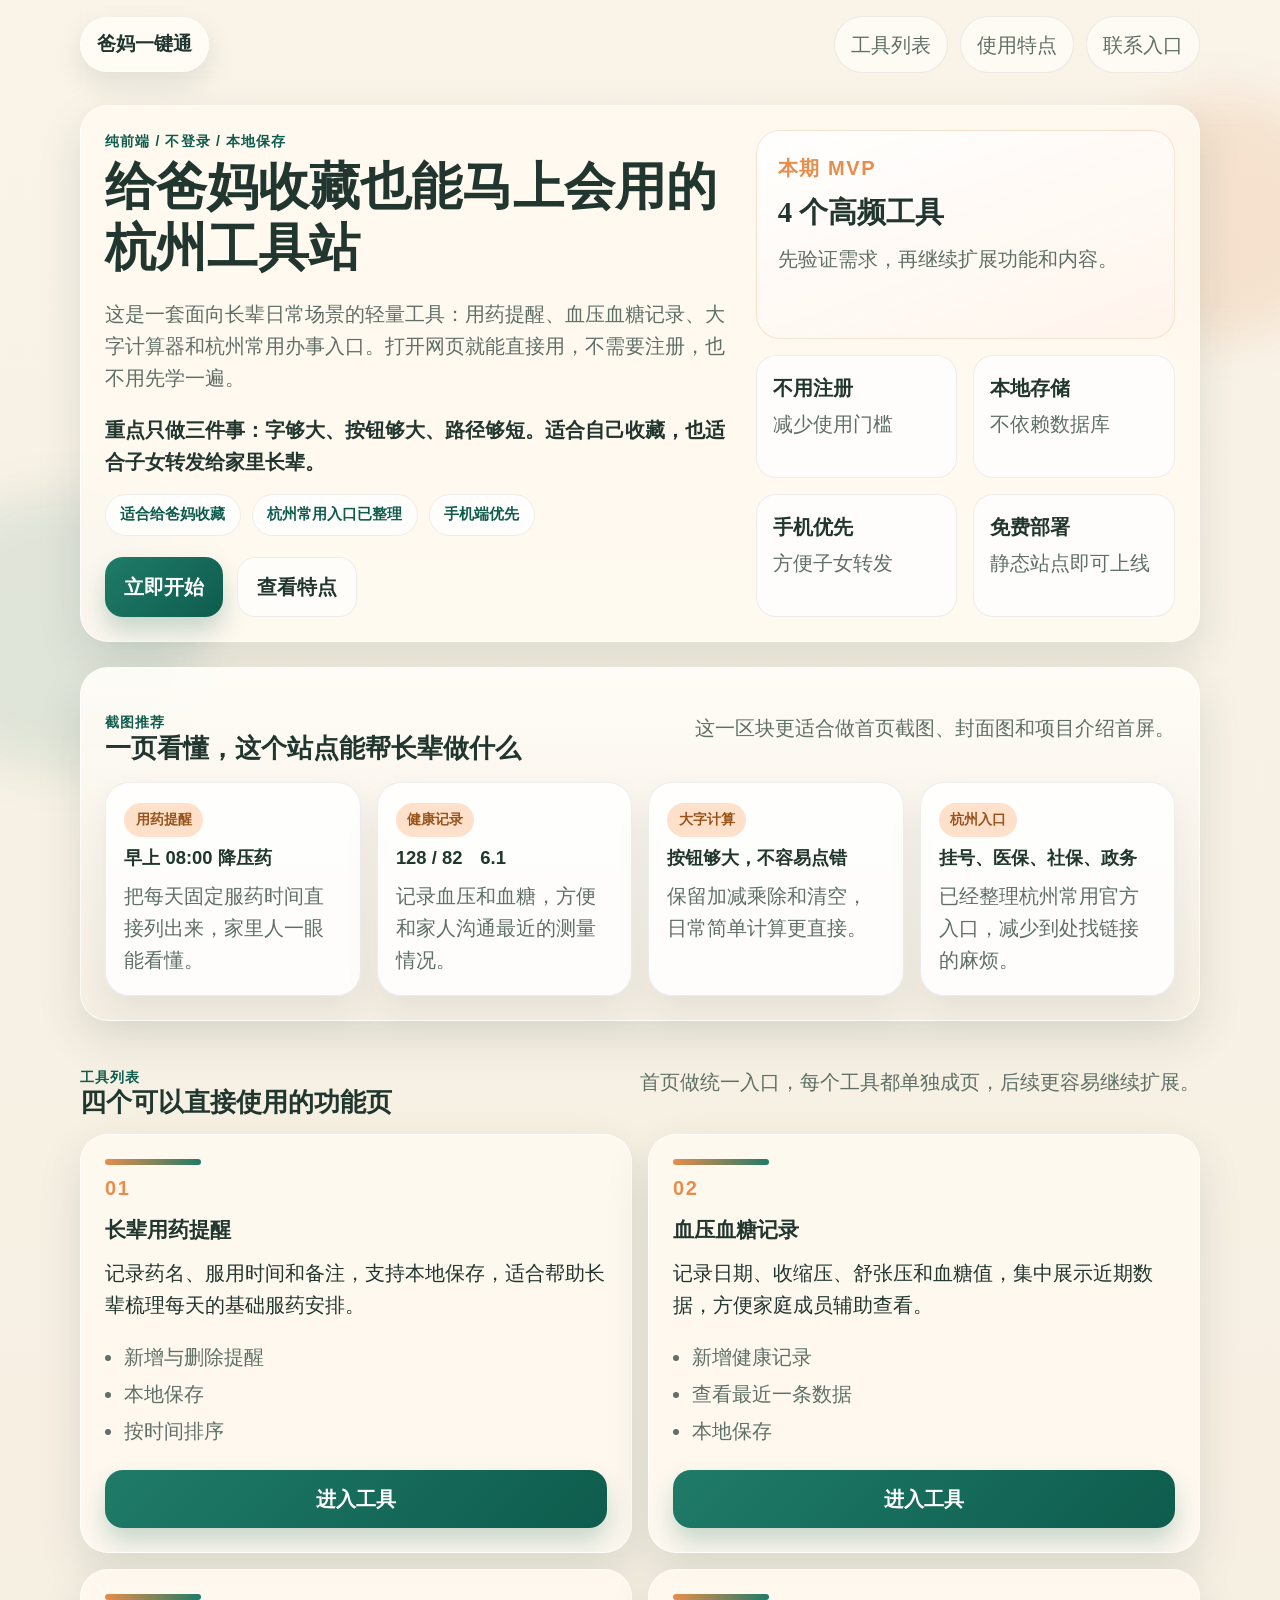
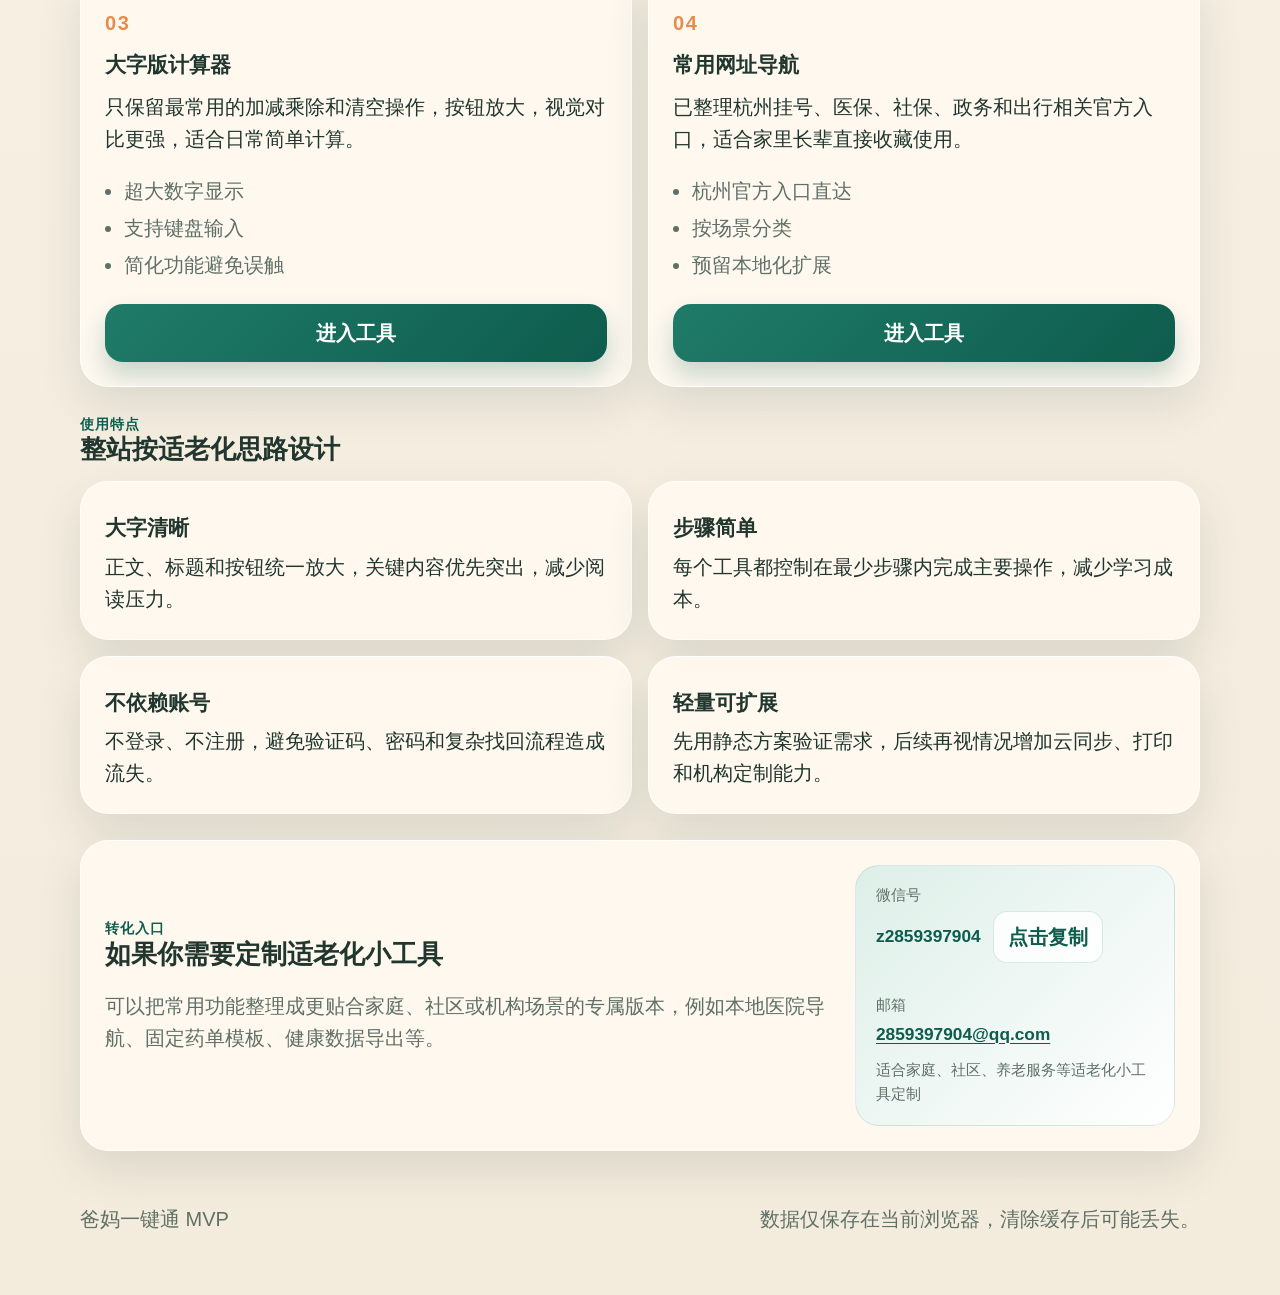
<file: index.html>
<!DOCTYPE html>
<html lang="zh-CN">
  <head>
    <meta charset="UTF-8" />
    <meta name="viewport" content="width=device-width, initial-scale=1.0" />
    <title>爸妈一键通</title>
    <meta
      name="description"
      content="一个给长辈和家人使用的适老化静态工具站，包含用药提醒、血压血糖记录、大字版计算器和常用网址导航。"
    />
    <link rel="stylesheet" href="./assets/styles.css" />
    <script defer src="./assets/site.js"></script>
  </head>
  <body>
    <div class="background-orb orb-1"></div>
    <div class="background-orb orb-2"></div>

    <header class="site-header">
      <a class="site-mark" href="./">爸妈一键通</a>
      <nav class="top-nav" aria-label="主导航">
        <a href="#tools">工具列表</a>
        <a href="#principles">使用特点</a>
        <a href="#contact">联系入口</a>
      </nav>
    </header>

    <main class="page-shell home-shell">
      <section class="panel hero-panel" data-reveal>
        <div class="hero-copy">
          <p class="eyebrow">纯前端 / 不登录 / 本地保存</p>
          <h1>给爸妈收藏也能马上会用的杭州工具站</h1>
          <p class="hero-text">
            这是一套面向长辈日常场景的轻量工具：用药提醒、血压血糖记录、大字计算器和杭州常用办事入口。打开网页就能直接用，不需要注册，也不用先学一遍。
          </p>
          <p class="hero-support">
            重点只做三件事：字够大、按钮够大、路径够短。适合自己收藏，也适合子女转发给家里长辈。
          </p>
          <div class="hero-badges" aria-label="站点特点">
            <span class="info-pill">适合给爸妈收藏</span>
            <span class="info-pill">杭州常用入口已整理</span>
            <span class="info-pill">手机端优先</span>
          </div>
          <div class="hero-actions">
            <a class="button button-primary" href="#tools">立即开始</a>
            <a class="button button-secondary" href="#principles">查看特点</a>
          </div>
        </div>

        <div class="hero-side">
          <div class="highlight-card">
            <p class="highlight-label">本期 MVP</p>
            <p class="highlight-value">4 个高频工具</p>
            <p class="highlight-note">先验证需求，再继续扩展功能和内容。</p>
          </div>
          <div class="highlight-grid">
            <div class="mini-card">
              <span class="mini-card-title">不用注册</span>
              <span class="mini-card-text">减少使用门槛</span>
            </div>
            <div class="mini-card">
              <span class="mini-card-title">本地存储</span>
              <span class="mini-card-text">不依赖数据库</span>
            </div>
            <div class="mini-card">
              <span class="mini-card-title">手机优先</span>
              <span class="mini-card-text">方便子女转发</span>
            </div>
            <div class="mini-card">
              <span class="mini-card-title">免费部署</span>
              <span class="mini-card-text">静态站点即可上线</span>
            </div>
          </div>
        </div>
      </section>

      <section class="panel showcase-panel" data-reveal>
        <div class="showcase-head">
          <div>
            <p class="eyebrow">截图推荐</p>
            <h2 class="section-title">一页看懂，这个站点能帮长辈做什么</h2>
          </div>
          <p class="section-note">这一区块更适合做首页截图、封面图和项目介绍首屏。</p>
        </div>

        <div class="showcase-grid">
          <article class="showcase-card">
            <span class="showcase-tag">用药提醒</span>
            <strong>早上 08:00 降压药</strong>
            <p>把每天固定服药时间直接列出来，家里人一眼能看懂。</p>
          </article>
          <article class="showcase-card">
            <span class="showcase-tag">健康记录</span>
            <strong>128 / 82　6.1</strong>
            <p>记录血压和血糖，方便和家人沟通最近的测量情况。</p>
          </article>
          <article class="showcase-card">
            <span class="showcase-tag">大字计算</span>
            <strong>按钮够大，不容易点错</strong>
            <p>保留加减乘除和清空，日常简单计算更直接。</p>
          </article>
          <article class="showcase-card">
            <span class="showcase-tag">杭州入口</span>
            <strong>挂号、医保、社保、政务</strong>
            <p>已经整理杭州常用官方入口，减少到处找链接的麻烦。</p>
          </article>
        </div>
      </section>

      <section id="tools" class="section-block">
        <div class="section-head" data-reveal>
          <div>
            <p class="eyebrow">工具列表</p>
            <h2 class="section-title">四个可以直接使用的功能页</h2>
          </div>
          <p class="section-note">首页做统一入口，每个工具都单独成页，后续更容易继续扩展。</p>
        </div>

        <div class="tool-grid">
          <article class="panel tool-card" data-reveal>
            <p class="card-kicker">01</p>
            <h3>长辈用药提醒</h3>
            <p>
              记录药名、服用时间和备注，支持本地保存，适合帮助长辈梳理每天的基础服药安排。
            </p>
            <ul class="feature-list">
              <li>新增与删除提醒</li>
              <li>本地保存</li>
              <li>按时间排序</li>
            </ul>
            <a class="button button-primary" href="./meds/">进入工具</a>
          </article>

          <article class="panel tool-card" data-reveal>
            <p class="card-kicker">02</p>
            <h3>血压血糖记录</h3>
            <p>
              记录日期、收缩压、舒张压和血糖值，集中展示近期数据，方便家庭成员辅助查看。
            </p>
            <ul class="feature-list">
              <li>新增健康记录</li>
              <li>查看最近一条数据</li>
              <li>本地保存</li>
            </ul>
            <a class="button button-primary" href="./health/">进入工具</a>
          </article>

          <article class="panel tool-card" data-reveal>
            <p class="card-kicker">03</p>
            <h3>大字版计算器</h3>
            <p>
              只保留最常用的加减乘除和清空操作，按钮放大，视觉对比更强，适合日常简单计算。
            </p>
            <ul class="feature-list">
              <li>超大数字显示</li>
              <li>支持键盘输入</li>
              <li>简化功能避免误触</li>
            </ul>
            <a class="button button-primary" href="./calculator/">进入工具</a>
          </article>

          <article class="panel tool-card" data-reveal>
            <p class="card-kicker">04</p>
            <h3>常用网址导航</h3>
            <p>
              已整理杭州挂号、医保、社保、政务和出行相关官方入口，适合家里长辈直接收藏使用。
            </p>
            <ul class="feature-list">
              <li>杭州官方入口直达</li>
              <li>按场景分类</li>
              <li>预留本地化扩展</li>
            </ul>
            <a class="button button-primary" href="./nav/">进入工具</a>
          </article>
        </div>
      </section>

      <section id="principles" class="section-block">
        <div class="section-head" data-reveal>
          <div>
            <p class="eyebrow">使用特点</p>
            <h2 class="section-title">整站按适老化思路设计</h2>
          </div>
        </div>

        <div class="principle-grid">
          <article class="panel principle-card" data-reveal>
            <h3>大字清晰</h3>
            <p>正文、标题和按钮统一放大，关键内容优先突出，减少阅读压力。</p>
          </article>
          <article class="panel principle-card" data-reveal>
            <h3>步骤简单</h3>
            <p>每个工具都控制在最少步骤内完成主要操作，减少学习成本。</p>
          </article>
          <article class="panel principle-card" data-reveal>
            <h3>不依赖账号</h3>
            <p>不登录、不注册，避免验证码、密码和复杂找回流程造成流失。</p>
          </article>
          <article class="panel principle-card" data-reveal>
            <h3>轻量可扩展</h3>
            <p>先用静态方案验证需求，后续再视情况增加云同步、打印和机构定制能力。</p>
          </article>
        </div>
      </section>

      <section id="contact" class="panel contact-panel" data-reveal>
        <div>
          <p class="eyebrow">转化入口</p>
          <h2 class="section-title">如果你需要定制适老化小工具</h2>
          <p class="section-note">
            可以把常用功能整理成更贴合家庭、社区或机构场景的专属版本，例如本地医院导航、固定药单模板、健康数据导出等。
          </p>
        </div>
        <div class="contact-placeholder">
          <div class="contact-row">
            <span class="contact-label">微信号</span>
            <div class="contact-value-row">
              <strong id="wechat-id">z2859397904</strong>
              <button
                class="copy-button"
                type="button"
                data-copy="z2859397904"
                data-copy-target="#wechat-copy-status"
              >
                点击复制
              </button>
            </div>
            <span id="wechat-copy-status" class="copy-status" aria-live="polite"></span>
          </div>
          <div class="contact-row">
            <span class="contact-label">邮箱</span>
            <a class="contact-link" href="mailto:2859397904@qq.com">2859397904@qq.com</a>
          </div>
          <span class="contact-tip">适合家庭、社区、养老服务等适老化小工具定制</span>
        </div>
      </section>
    </main>

    <footer class="site-footer">
      <p>爸妈一键通 MVP</p>
      <p>数据仅保存在当前浏览器，清除缓存后可能丢失。</p>
    </footer>
  </body>
</html>
</file>
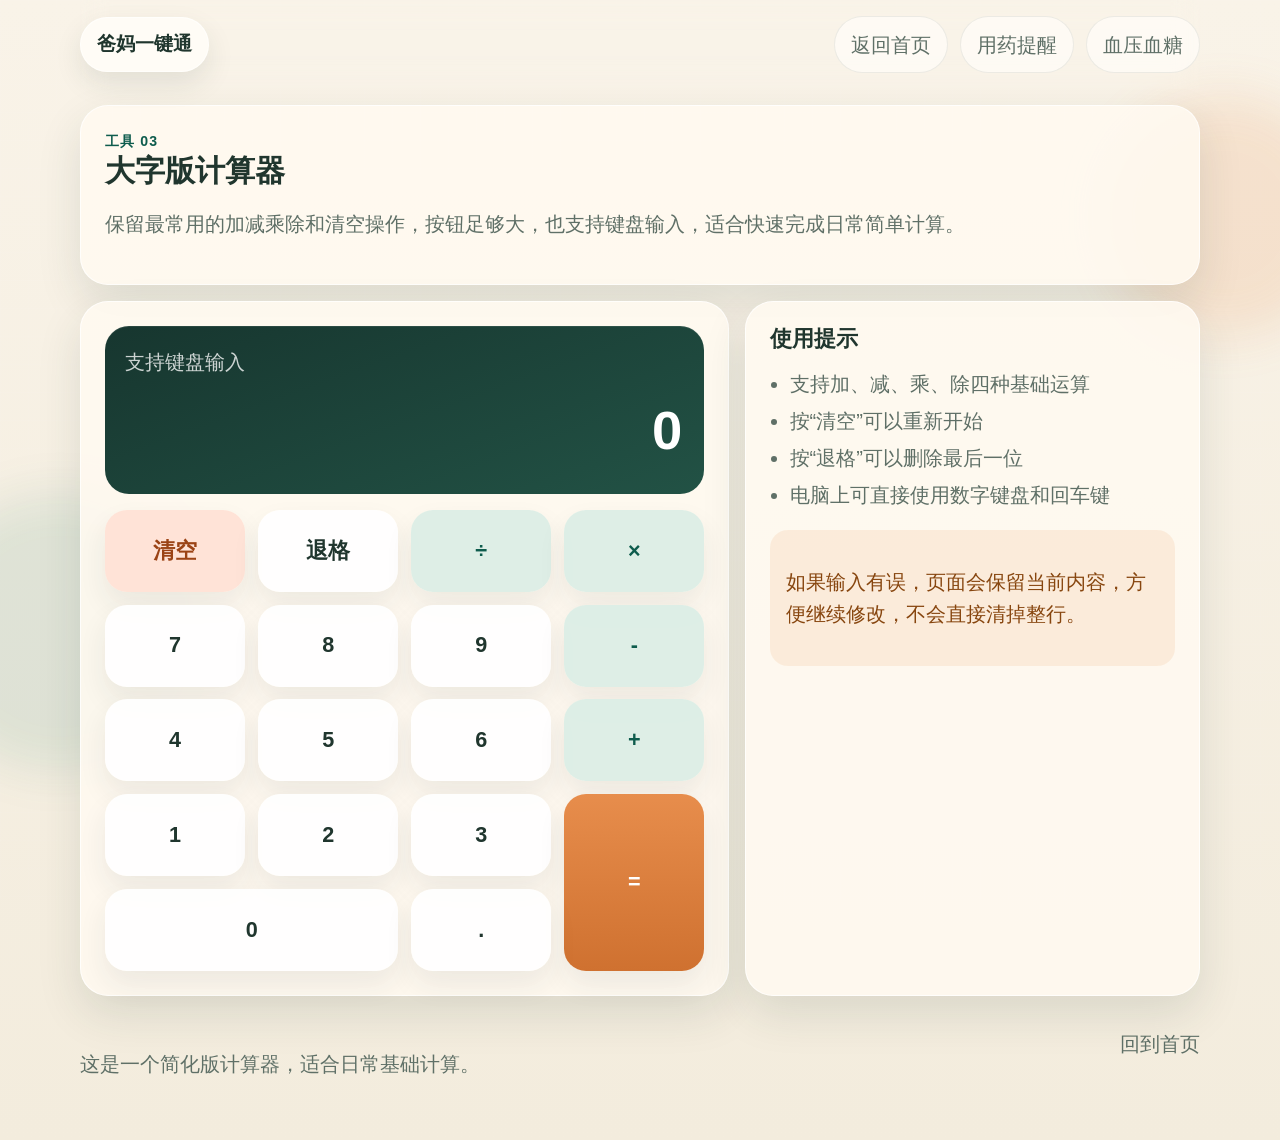
<file: calculator/index.html>
<!DOCTYPE html>
<html lang="zh-CN">
  <head>
    <meta charset="UTF-8" />
    <meta name="viewport" content="width=device-width, initial-scale=1.0" />
    <title>大字版计算器</title>
    <meta name="description" content="适老化大字版计算器，只保留常用加减乘除功能。"/>
    <link rel="stylesheet" href="../assets/styles.css" />
    <script defer src="../assets/site.js"></script>
    <script defer src="../assets/calculator.js"></script>
  </head>
  <body>
    <div class="background-orb orb-1"></div>
    <div class="background-orb orb-2"></div>

    <header class="site-header">
      <a class="site-mark" href="../">爸妈一键通</a>
      <nav class="top-nav" aria-label="页面导航">
        <a href="../">返回首页</a>
        <a href="../meds/">用药提醒</a>
        <a href="../health/">血压血糖</a>
      </nav>
    </header>

    <main class="page-shell">
      <section class="panel intro-panel" data-reveal>
        <p class="eyebrow">工具 03</p>
        <h1 class="page-title">大字版计算器</h1>
        <p class="section-note">
          保留最常用的加减乘除和清空操作，按钮足够大，也支持键盘输入，适合快速完成日常简单计算。
        </p>
      </section>

      <section class="calculator-layout">
        <article class="panel calculator-panel" data-reveal>
          <div class="display-panel">
            <p id="calc-history" class="display-sub">支持键盘输入</p>
            <div id="calc-display" class="display-main" aria-live="polite">0</div>
          </div>

          <div id="calc-grid" class="calc-grid">
            <button class="calc-button calc-button-danger" type="button" data-action="clear">清空</button>
            <button class="calc-button" type="button" data-action="backspace">退格</button>
            <button class="calc-button calc-button-operator" type="button" data-operator="/">÷</button>
            <button class="calc-button calc-button-operator" type="button" data-operator="*">×</button>

            <button class="calc-button" type="button" data-input="7">7</button>
            <button class="calc-button" type="button" data-input="8">8</button>
            <button class="calc-button" type="button" data-input="9">9</button>
            <button class="calc-button calc-button-operator" type="button" data-operator="-">-</button>

            <button class="calc-button" type="button" data-input="4">4</button>
            <button class="calc-button" type="button" data-input="5">5</button>
            <button class="calc-button" type="button" data-input="6">6</button>
            <button class="calc-button calc-button-operator" type="button" data-operator="+">+</button>

            <button class="calc-button" type="button" data-input="1">1</button>
            <button class="calc-button" type="button" data-input="2">2</button>
            <button class="calc-button" type="button" data-input="3">3</button>
            <button class="calc-button calc-button-equals" type="button" data-action="equals">=</button>

            <button class="calc-button calc-button-zero" type="button" data-input="0">0</button>
            <button class="calc-button" type="button" data-input=".">.</button>
          </div>
        </article>

        <article class="panel tips-panel" data-reveal>
          <h2 class="section-title small">使用提示</h2>
          <ul class="feature-list">
            <li>支持加、减、乘、除四种基础运算</li>
            <li>按“清空”可以重新开始</li>
            <li>按“退格”可以删除最后一位</li>
            <li>电脑上可直接使用数字键盘和回车键</li>
          </ul>

          <div class="notice-box">
            <p>如果输入有误，页面会保留当前内容，方便继续修改，不会直接清掉整行。</p>
          </div>
        </article>
      </section>
    </main>

    <footer class="site-footer">
      <p>这是一个简化版计算器，适合日常基础计算。</p>
      <a href="../">回到首页</a>
    </footer>
  </body>
</html>
</file>
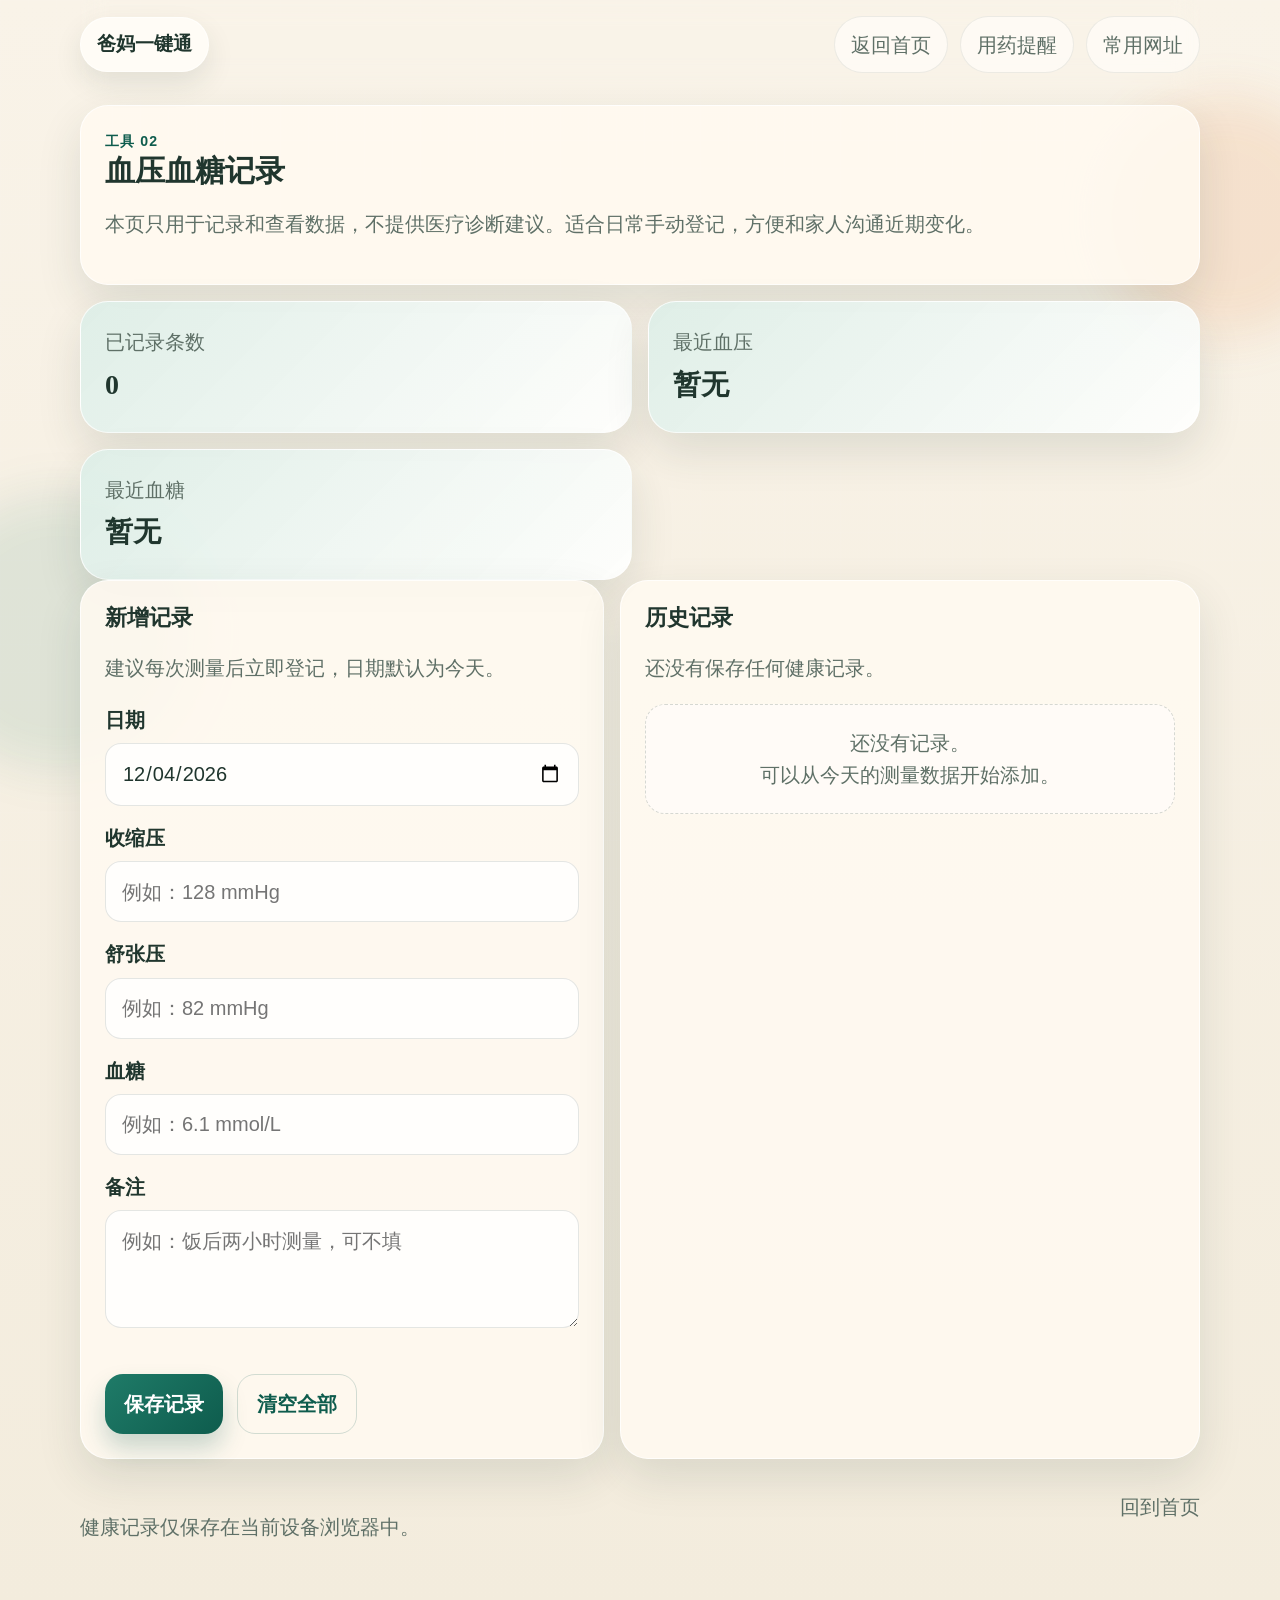
<file: health/index.html>
<!DOCTYPE html>
<html lang="zh-CN">
  <head>
    <meta charset="UTF-8" />
    <meta name="viewport" content="width=device-width, initial-scale=1.0" />
    <title>血压血糖记录</title>
    <meta name="description" content="适老化大字版血压血糖记录工具，支持本地保存。"/>
    <link rel="stylesheet" href="../assets/styles.css" />
    <script defer src="../assets/site.js"></script>
    <script defer src="../assets/health.js"></script>
  </head>
  <body>
    <div class="background-orb orb-1"></div>
    <div class="background-orb orb-2"></div>

    <header class="site-header">
      <a class="site-mark" href="../">爸妈一键通</a>
      <nav class="top-nav" aria-label="页面导航">
        <a href="../">返回首页</a>
        <a href="../meds/">用药提醒</a>
        <a href="../nav/">常用网址</a>
      </nav>
    </header>

    <main class="page-shell">
      <section class="panel intro-panel" data-reveal>
        <p class="eyebrow">工具 02</p>
        <h1 class="page-title">血压血糖记录</h1>
        <p class="section-note">
          本页只用于记录和查看数据，不提供医疗诊断建议。适合日常手动登记，方便和家人沟通近期变化。
        </p>
      </section>

      <section class="stat-grid" data-reveal>
        <article class="panel stat-panel">
          <p class="stat-label">已记录条数</p>
          <p id="health-count" class="stat-value">0</p>
        </article>
        <article class="panel stat-panel">
          <p class="stat-label">最近血压</p>
          <p id="latest-bp" class="stat-value">暂无</p>
        </article>
        <article class="panel stat-panel">
          <p class="stat-label">最近血糖</p>
          <p id="latest-glucose" class="stat-value">暂无</p>
        </article>
      </section>

      <section class="tool-layout">
        <article class="panel" data-reveal>
          <div class="section-head">
            <div>
              <h2 class="section-title small">新增记录</h2>
              <p class="section-note">建议每次测量后立即登记，日期默认为今天。</p>
            </div>
          </div>

          <form id="health-form" class="form-grid">
            <label class="field">
              <span>日期</span>
              <input id="record-date" type="date" required />
            </label>

            <label class="field">
              <span>收缩压</span>
              <input id="systolic" type="number" inputmode="numeric" min="50" max="260" placeholder="例如：128 mmHg" required />
            </label>

            <label class="field">
              <span>舒张压</span>
              <input id="diastolic" type="number" inputmode="numeric" min="30" max="180" placeholder="例如：82 mmHg" required />
            </label>

            <label class="field">
              <span>血糖</span>
              <input id="glucose" type="number" inputmode="decimal" min="0" max="50" step="0.1" placeholder="例如：6.1 mmol/L" required />
            </label>

            <label class="field field-full">
              <span>备注</span>
              <textarea id="health-notes" maxlength="80" placeholder="例如：饭后两小时测量，可不填"></textarea>
            </label>

            <div class="form-actions">
              <button class="button button-primary" type="submit">保存记录</button>
              <button class="button button-ghost" id="health-clear" type="button">清空全部</button>
            </div>
          </form>
        </article>

        <article class="panel" data-reveal>
          <div class="section-head">
            <div>
              <h2 class="section-title small">历史记录</h2>
              <p id="health-summary" class="section-note">还没有保存任何健康记录。</p>
            </div>
          </div>

          <div id="health-list" class="list-stack"></div>
        </article>
      </section>
    </main>

    <footer class="site-footer">
      <p>健康记录仅保存在当前设备浏览器中。</p>
      <a href="../">回到首页</a>
    </footer>
  </body>
</html>
</file>
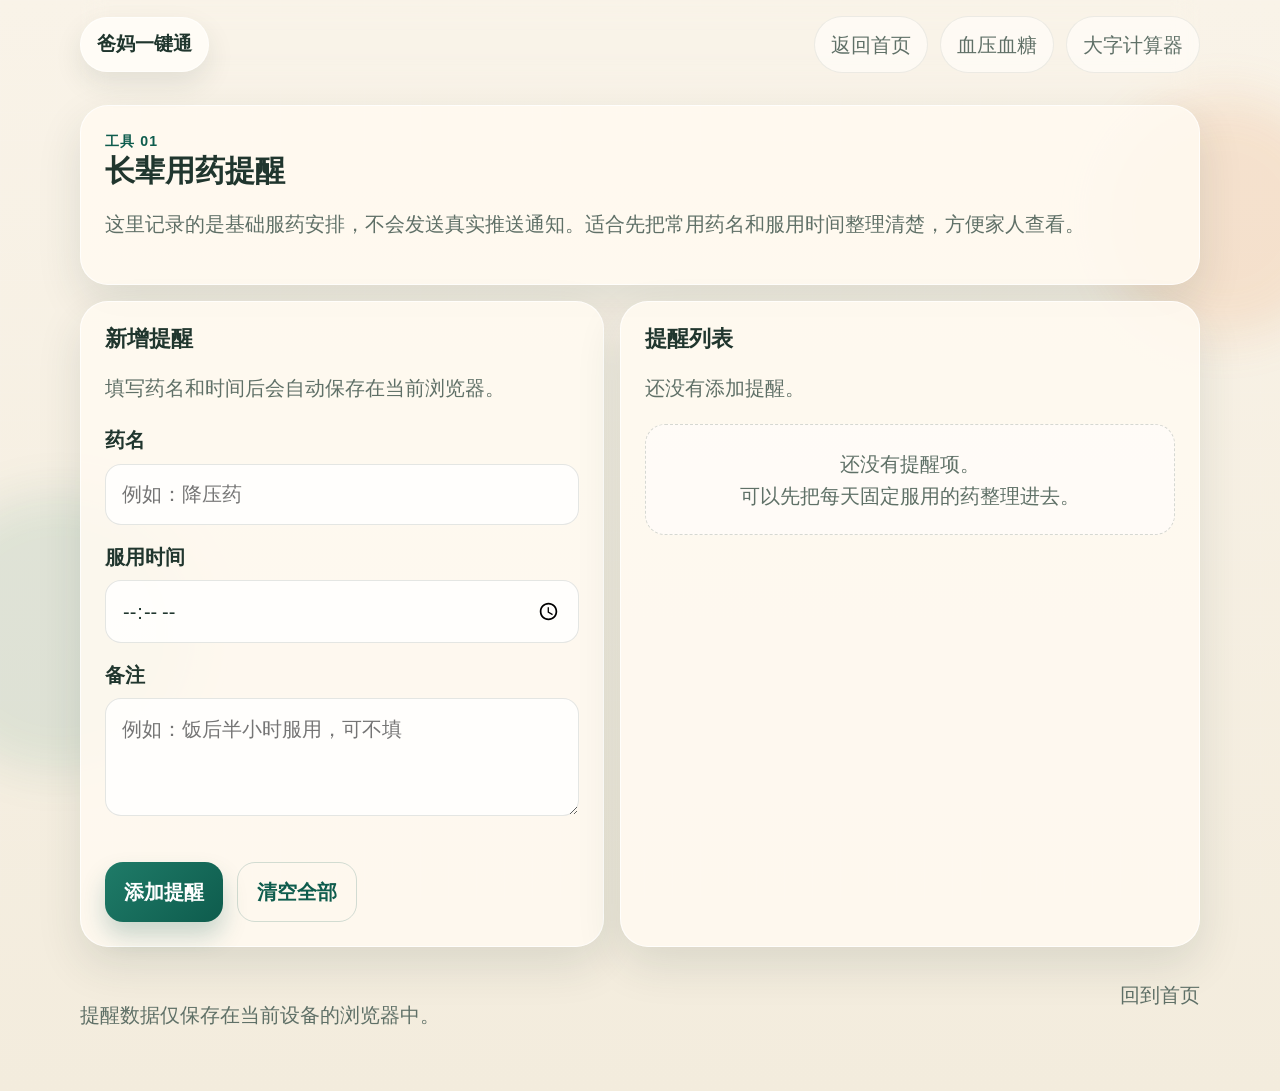
<file: meds/index.html>
<!DOCTYPE html>
<html lang="zh-CN">
  <head>
    <meta charset="UTF-8" />
    <meta name="viewport" content="width=device-width, initial-scale=1.0" />
    <title>长辈用药提醒</title>
    <meta name="description" content="适老化大字版用药提醒工具，支持本地保存。"/>
    <link rel="stylesheet" href="../assets/styles.css" />
    <script defer src="../assets/site.js"></script>
    <script defer src="../assets/meds.js"></script>
  </head>
  <body>
    <div class="background-orb orb-1"></div>
    <div class="background-orb orb-2"></div>

    <header class="site-header">
      <a class="site-mark" href="../">爸妈一键通</a>
      <nav class="top-nav" aria-label="页面导航">
        <a href="../">返回首页</a>
        <a href="../health/">血压血糖</a>
        <a href="../calculator/">大字计算器</a>
      </nav>
    </header>

    <main class="page-shell">
      <section class="panel intro-panel" data-reveal>
        <p class="eyebrow">工具 01</p>
        <h1 class="page-title">长辈用药提醒</h1>
        <p class="section-note">
          这里记录的是基础服药安排，不会发送真实推送通知。适合先把常用药名和服用时间整理清楚，方便家人查看。
        </p>
      </section>

      <section class="tool-layout">
        <article class="panel" data-reveal>
          <div class="section-head">
            <div>
              <h2 class="section-title small">新增提醒</h2>
              <p class="section-note">填写药名和时间后会自动保存在当前浏览器。</p>
            </div>
          </div>

          <form id="meds-form" class="form-grid">
            <label class="field">
              <span>药名</span>
              <input id="med-name" type="text" maxlength="24" placeholder="例如：降压药" required />
            </label>

            <label class="field">
              <span>服用时间</span>
              <input id="med-time" type="time" required />
            </label>

            <label class="field field-full">
              <span>备注</span>
              <textarea id="med-notes" maxlength="80" placeholder="例如：饭后半小时服用，可不填"></textarea>
            </label>

            <div class="form-actions">
              <button class="button button-primary" type="submit">添加提醒</button>
              <button class="button button-ghost" id="meds-clear" type="button">清空全部</button>
            </div>
          </form>
        </article>

        <article class="panel" data-reveal>
          <div class="section-head">
            <div>
              <h2 class="section-title small">提醒列表</h2>
              <p id="meds-summary" class="section-note">还没有添加提醒。</p>
            </div>
          </div>

          <div id="meds-list" class="list-stack"></div>
        </article>
      </section>
    </main>

    <footer class="site-footer">
      <p>提醒数据仅保存在当前设备的浏览器中。</p>
      <a href="../">回到首页</a>
    </footer>
  </body>
</html>
</file>
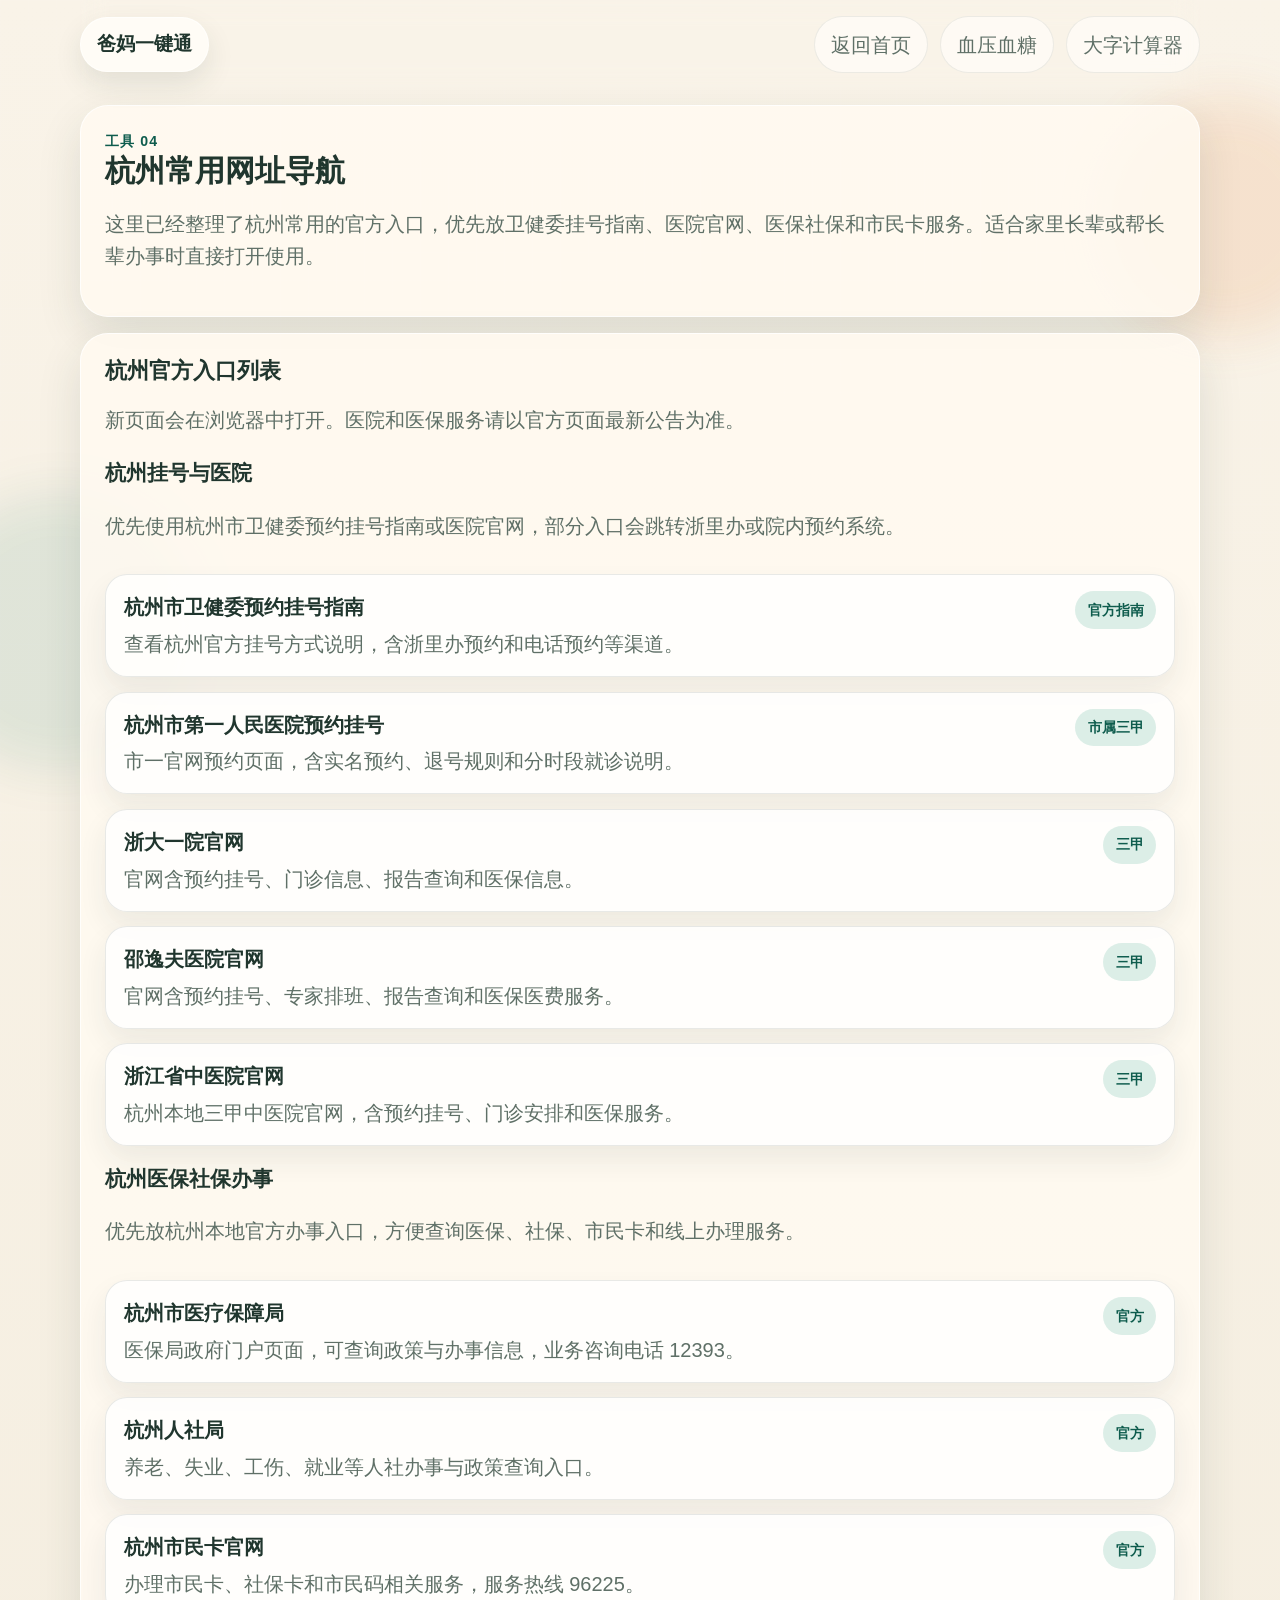
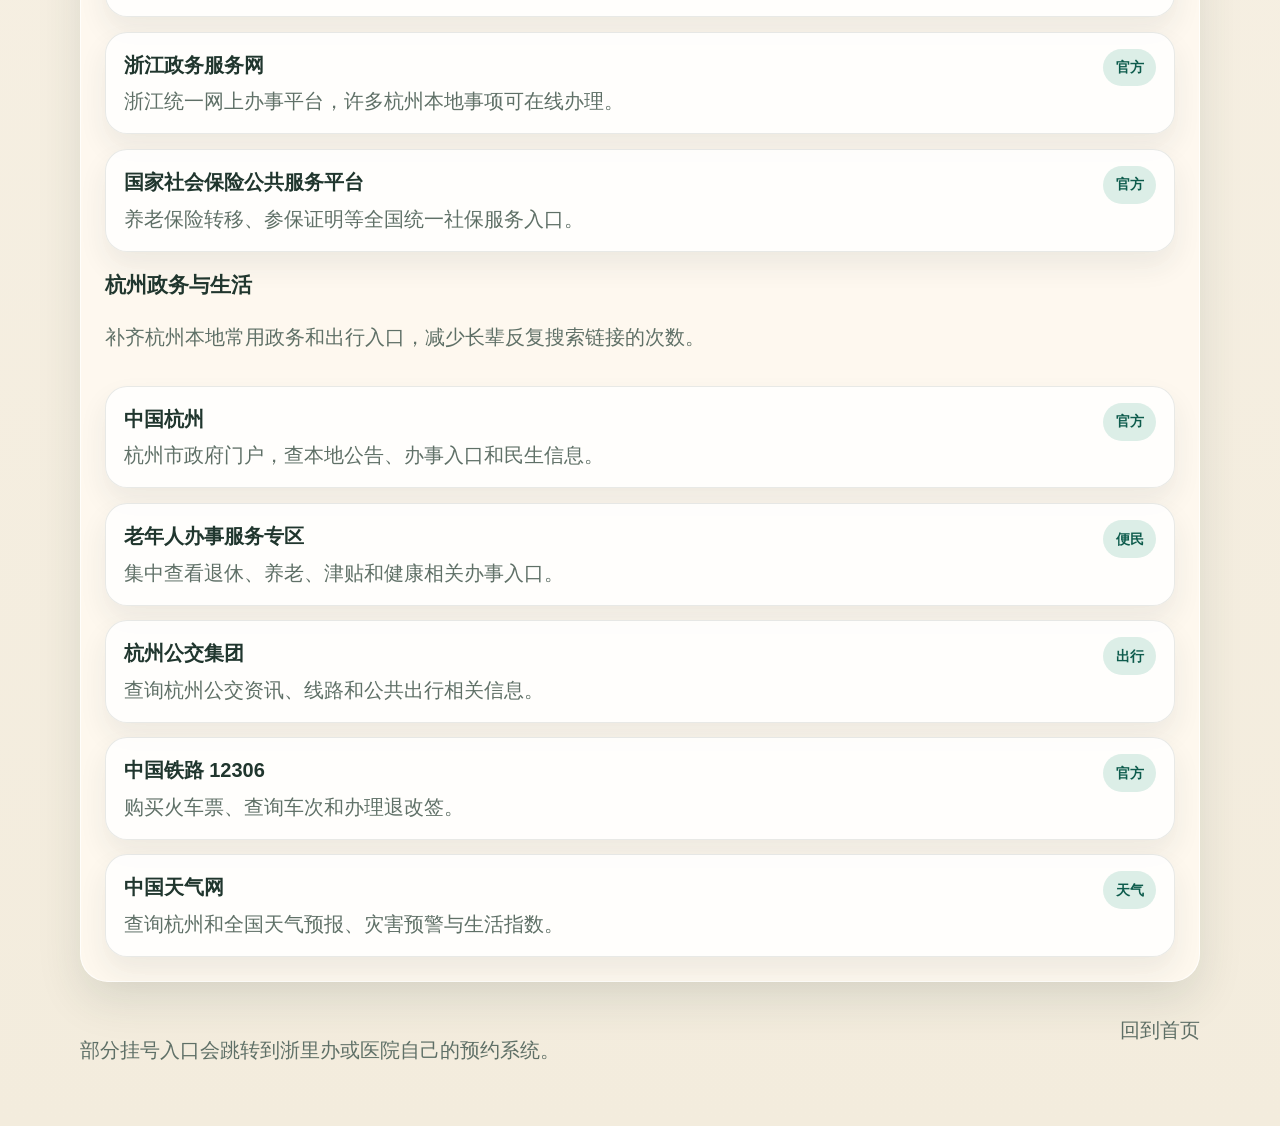
<file: nav/index.html>
<!DOCTYPE html>
<html lang="zh-CN">
  <head>
    <meta charset="UTF-8" />
    <meta name="viewport" content="width=device-width, initial-scale=1.0" />
    <title>杭州常用网址导航</title>
    <meta name="description" content="适老化大字版杭州常用网址导航，汇总杭州挂号、医保、社保、政务、生活和出行相关官方入口。"/>
    <link rel="stylesheet" href="../assets/styles.css" />
    <script defer src="../assets/site.js"></script>
    <script defer src="../assets/nav.js"></script>
  </head>
  <body>
    <div class="background-orb orb-1"></div>
    <div class="background-orb orb-2"></div>

    <header class="site-header">
      <a class="site-mark" href="../">爸妈一键通</a>
      <nav class="top-nav" aria-label="页面导航">
        <a href="../">返回首页</a>
        <a href="../health/">血压血糖</a>
        <a href="../calculator/">大字计算器</a>
      </nav>
    </header>

    <main class="page-shell">
      <section class="panel intro-panel" data-reveal>
        <p class="eyebrow">工具 04</p>
        <h1 class="page-title">杭州常用网址导航</h1>
        <p class="section-note">
          这里已经整理了杭州常用的官方入口，优先放卫健委挂号指南、医院官网、医保社保和市民卡服务。适合家里长辈或帮长辈办事时直接打开使用。
        </p>
      </section>

      <section class="panel" data-reveal>
        <div class="section-head">
          <div>
            <h2 class="section-title small">杭州官方入口列表</h2>
            <p class="section-note">新页面会在浏览器中打开。医院和医保服务请以官方页面最新公告为准。</p>
          </div>
        </div>

        <div id="nav-sections" class="nav-sections"></div>
      </section>
    </main>

    <footer class="site-footer">
      <p>部分挂号入口会跳转到浙里办或医院自己的预约系统。</p>
      <a href="../">回到首页</a>
    </footer>
  </body>
</html>
</file>
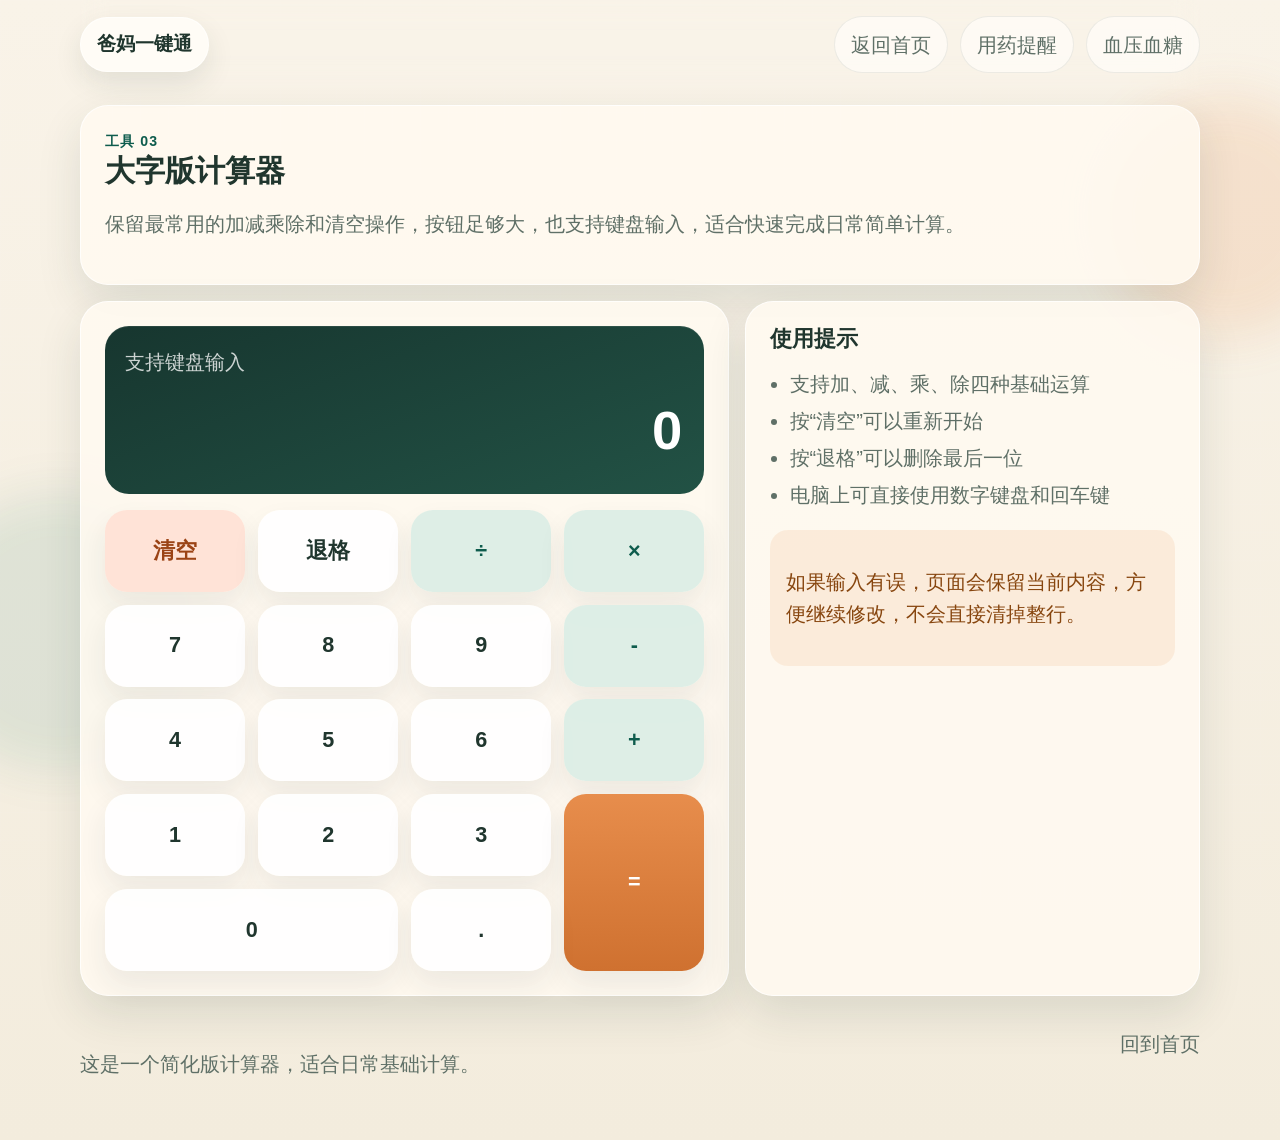
<file: pages/calculator.html>
<!DOCTYPE html>
<html lang="zh-CN">
  <head>
    <meta charset="UTF-8" />
    <meta name="viewport" content="width=device-width, initial-scale=1.0" />
    <title>大字版计算器</title>
    <meta name="description" content="适老化大字版计算器，只保留常用加减乘除功能。"/>
    <link rel="stylesheet" href="../assets/styles.css" />
    <script defer src="../assets/site.js"></script>
    <script defer src="../assets/calculator.js"></script>
  </head>
  <body>
    <div class="background-orb orb-1"></div>
    <div class="background-orb orb-2"></div>

    <header class="site-header">
      <a class="site-mark" href="../index.html">爸妈一键通</a>
      <nav class="top-nav" aria-label="页面导航">
        <a href="../index.html">返回首页</a>
        <a href="./meds.html">用药提醒</a>
        <a href="./health.html">血压血糖</a>
      </nav>
    </header>

    <main class="page-shell">
      <section class="panel intro-panel" data-reveal>
        <p class="eyebrow">工具 03</p>
        <h1 class="page-title">大字版计算器</h1>
        <p class="section-note">
          保留最常用的加减乘除和清空操作，按钮足够大，也支持键盘输入，适合快速完成日常简单计算。
        </p>
      </section>

      <section class="calculator-layout">
        <article class="panel calculator-panel" data-reveal>
          <div class="display-panel">
            <p id="calc-history" class="display-sub">支持键盘输入</p>
            <div id="calc-display" class="display-main" aria-live="polite">0</div>
          </div>

          <div id="calc-grid" class="calc-grid">
            <button class="calc-button calc-button-danger" type="button" data-action="clear">清空</button>
            <button class="calc-button" type="button" data-action="backspace">退格</button>
            <button class="calc-button calc-button-operator" type="button" data-operator="/">÷</button>
            <button class="calc-button calc-button-operator" type="button" data-operator="*">×</button>

            <button class="calc-button" type="button" data-input="7">7</button>
            <button class="calc-button" type="button" data-input="8">8</button>
            <button class="calc-button" type="button" data-input="9">9</button>
            <button class="calc-button calc-button-operator" type="button" data-operator="-">-</button>

            <button class="calc-button" type="button" data-input="4">4</button>
            <button class="calc-button" type="button" data-input="5">5</button>
            <button class="calc-button" type="button" data-input="6">6</button>
            <button class="calc-button calc-button-operator" type="button" data-operator="+">+</button>

            <button class="calc-button" type="button" data-input="1">1</button>
            <button class="calc-button" type="button" data-input="2">2</button>
            <button class="calc-button" type="button" data-input="3">3</button>
            <button class="calc-button calc-button-equals" type="button" data-action="equals">=</button>

            <button class="calc-button calc-button-zero" type="button" data-input="0">0</button>
            <button class="calc-button" type="button" data-input=".">.</button>
          </div>
        </article>

        <article class="panel tips-panel" data-reveal>
          <h2 class="section-title small">使用提示</h2>
          <ul class="feature-list">
            <li>支持加、减、乘、除四种基础运算</li>
            <li>按“清空”可以重新开始</li>
            <li>按“退格”可以删除最后一位</li>
            <li>电脑上可直接使用数字键盘和回车键</li>
          </ul>

          <div class="notice-box">
            <p>如果输入有误，页面会保留当前内容，方便继续修改，不会直接清掉整行。</p>
          </div>
        </article>
      </section>
    </main>

    <footer class="site-footer">
      <p>这是一个简化版计算器，适合日常基础计算。</p>
      <a href="../index.html">回到首页</a>
    </footer>
  </body>
</html>
</file>
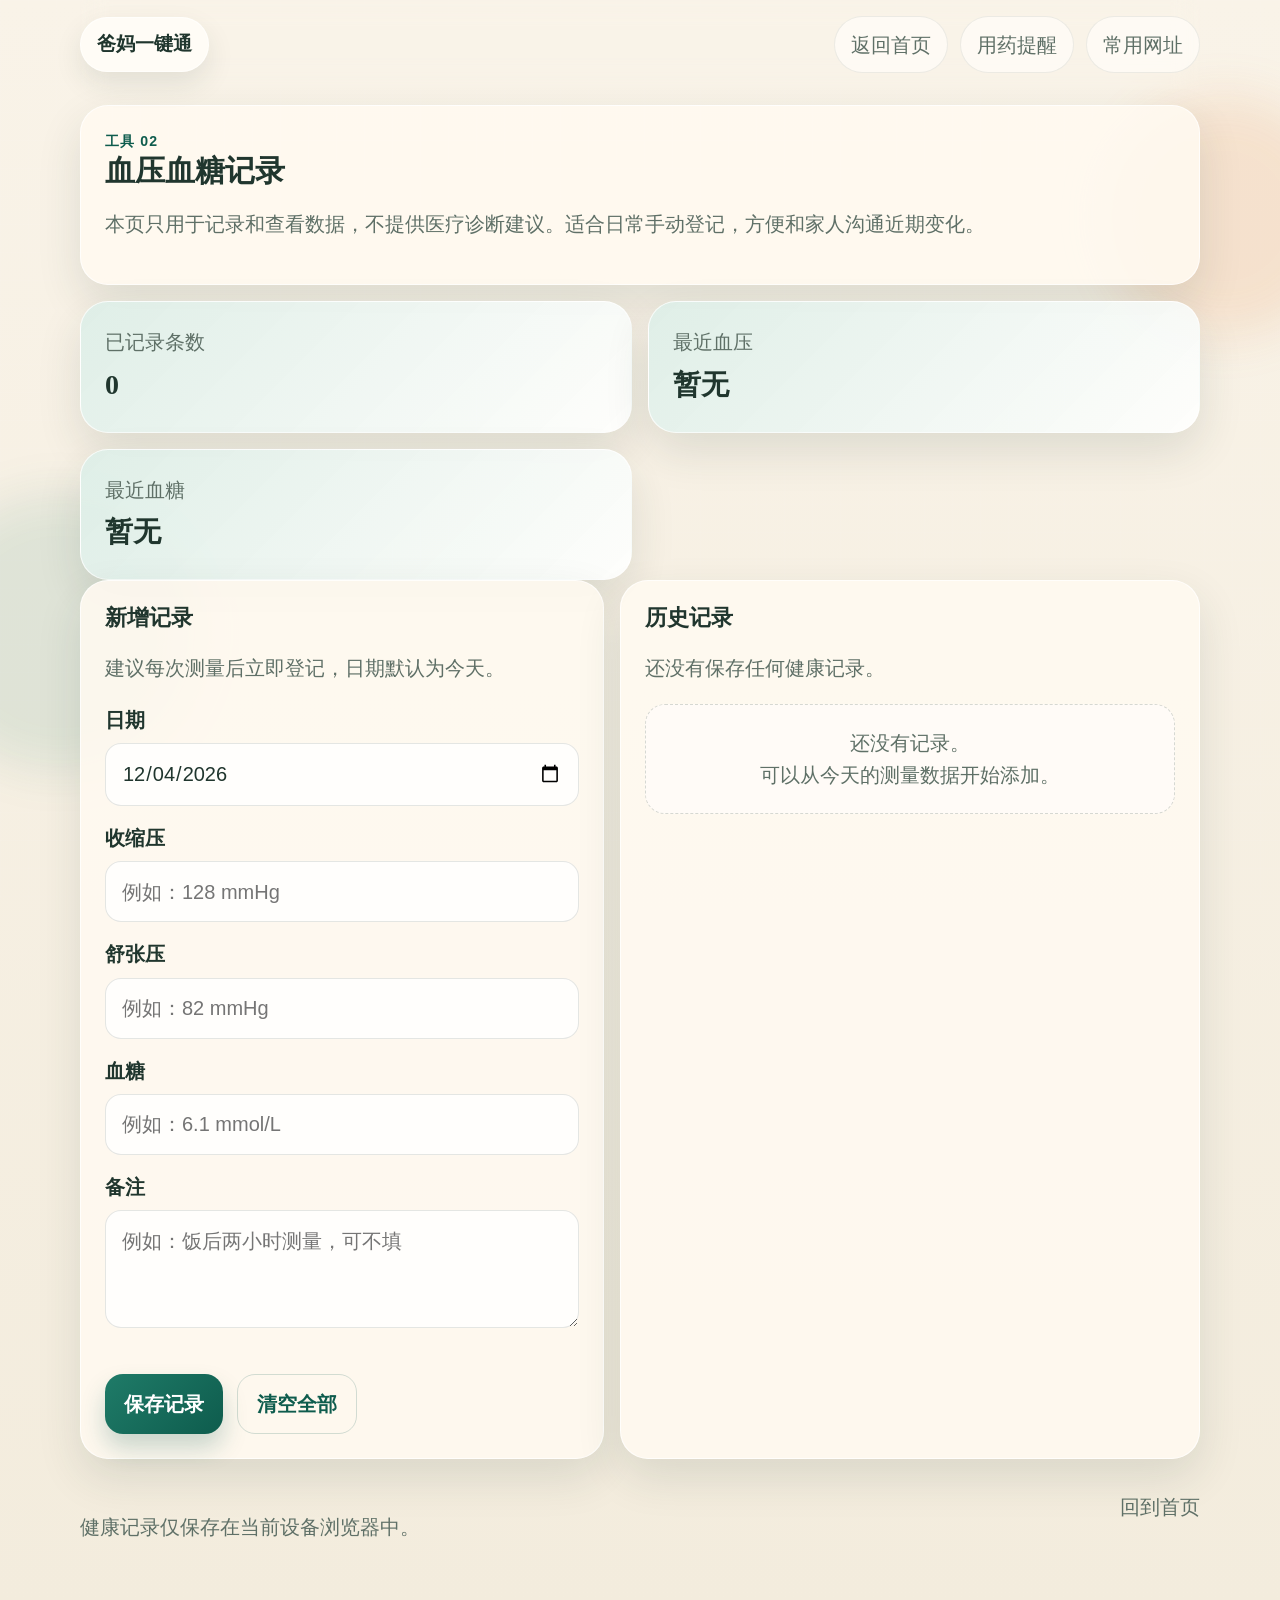
<file: pages/health.html>
<!DOCTYPE html>
<html lang="zh-CN">
  <head>
    <meta charset="UTF-8" />
    <meta name="viewport" content="width=device-width, initial-scale=1.0" />
    <title>血压血糖记录</title>
    <meta name="description" content="适老化大字版血压血糖记录工具，支持本地保存。"/>
    <link rel="stylesheet" href="../assets/styles.css" />
    <script defer src="../assets/site.js"></script>
    <script defer src="../assets/health.js"></script>
  </head>
  <body>
    <div class="background-orb orb-1"></div>
    <div class="background-orb orb-2"></div>

    <header class="site-header">
      <a class="site-mark" href="../index.html">爸妈一键通</a>
      <nav class="top-nav" aria-label="页面导航">
        <a href="../index.html">返回首页</a>
        <a href="./meds.html">用药提醒</a>
        <a href="./nav.html">常用网址</a>
      </nav>
    </header>

    <main class="page-shell">
      <section class="panel intro-panel" data-reveal>
        <p class="eyebrow">工具 02</p>
        <h1 class="page-title">血压血糖记录</h1>
        <p class="section-note">
          本页只用于记录和查看数据，不提供医疗诊断建议。适合日常手动登记，方便和家人沟通近期变化。
        </p>
      </section>

      <section class="stat-grid" data-reveal>
        <article class="panel stat-panel">
          <p class="stat-label">已记录条数</p>
          <p id="health-count" class="stat-value">0</p>
        </article>
        <article class="panel stat-panel">
          <p class="stat-label">最近血压</p>
          <p id="latest-bp" class="stat-value">暂无</p>
        </article>
        <article class="panel stat-panel">
          <p class="stat-label">最近血糖</p>
          <p id="latest-glucose" class="stat-value">暂无</p>
        </article>
      </section>

      <section class="tool-layout">
        <article class="panel" data-reveal>
          <div class="section-head">
            <div>
              <h2 class="section-title small">新增记录</h2>
              <p class="section-note">建议每次测量后立即登记，日期默认为今天。</p>
            </div>
          </div>

          <form id="health-form" class="form-grid">
            <label class="field">
              <span>日期</span>
              <input id="record-date" type="date" required />
            </label>

            <label class="field">
              <span>收缩压</span>
              <input id="systolic" type="number" inputmode="numeric" min="50" max="260" placeholder="例如：128 mmHg" required />
            </label>

            <label class="field">
              <span>舒张压</span>
              <input id="diastolic" type="number" inputmode="numeric" min="30" max="180" placeholder="例如：82 mmHg" required />
            </label>

            <label class="field">
              <span>血糖</span>
              <input id="glucose" type="number" inputmode="decimal" min="0" max="50" step="0.1" placeholder="例如：6.1 mmol/L" required />
            </label>

            <label class="field field-full">
              <span>备注</span>
              <textarea id="health-notes" maxlength="80" placeholder="例如：饭后两小时测量，可不填"></textarea>
            </label>

            <div class="form-actions">
              <button class="button button-primary" type="submit">保存记录</button>
              <button class="button button-ghost" id="health-clear" type="button">清空全部</button>
            </div>
          </form>
        </article>

        <article class="panel" data-reveal>
          <div class="section-head">
            <div>
              <h2 class="section-title small">历史记录</h2>
              <p id="health-summary" class="section-note">还没有保存任何健康记录。</p>
            </div>
          </div>

          <div id="health-list" class="list-stack"></div>
        </article>
      </section>
    </main>

    <footer class="site-footer">
      <p>健康记录仅保存在当前设备浏览器中。</p>
      <a href="../index.html">回到首页</a>
    </footer>
  </body>
</html>
</file>
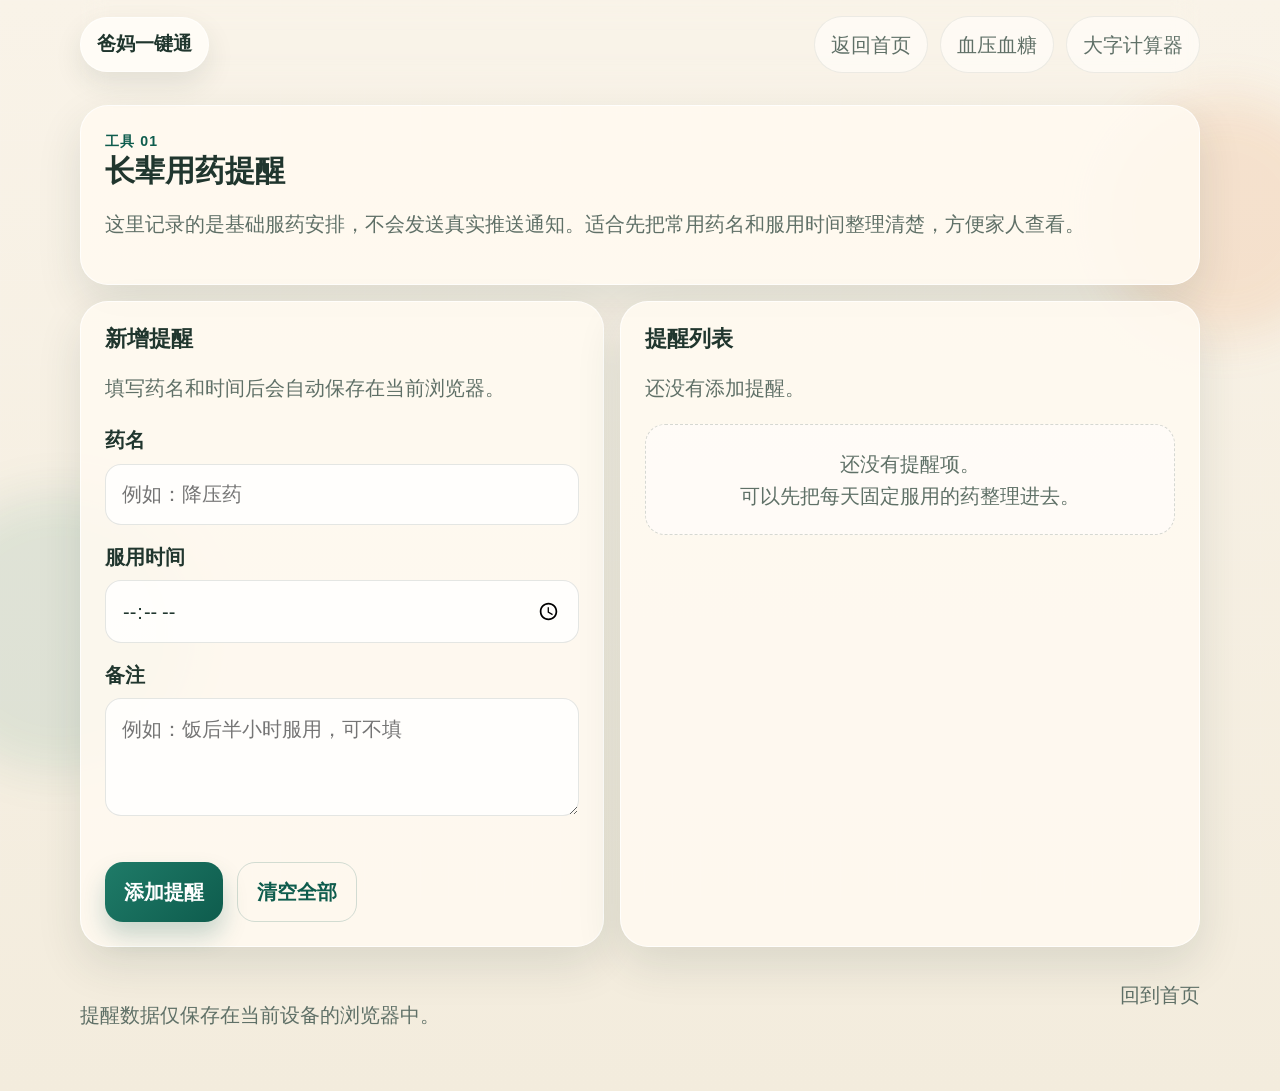
<file: pages/meds.html>
<!DOCTYPE html>
<html lang="zh-CN">
  <head>
    <meta charset="UTF-8" />
    <meta name="viewport" content="width=device-width, initial-scale=1.0" />
    <title>长辈用药提醒</title>
    <meta name="description" content="适老化大字版用药提醒工具，支持本地保存。"/>
    <link rel="stylesheet" href="../assets/styles.css" />
    <script defer src="../assets/site.js"></script>
    <script defer src="../assets/meds.js"></script>
  </head>
  <body>
    <div class="background-orb orb-1"></div>
    <div class="background-orb orb-2"></div>

    <header class="site-header">
      <a class="site-mark" href="../index.html">爸妈一键通</a>
      <nav class="top-nav" aria-label="页面导航">
        <a href="../index.html">返回首页</a>
        <a href="./health.html">血压血糖</a>
        <a href="./calculator.html">大字计算器</a>
      </nav>
    </header>

    <main class="page-shell">
      <section class="panel intro-panel" data-reveal>
        <p class="eyebrow">工具 01</p>
        <h1 class="page-title">长辈用药提醒</h1>
        <p class="section-note">
          这里记录的是基础服药安排，不会发送真实推送通知。适合先把常用药名和服用时间整理清楚，方便家人查看。
        </p>
      </section>

      <section class="tool-layout">
        <article class="panel" data-reveal>
          <div class="section-head">
            <div>
              <h2 class="section-title small">新增提醒</h2>
              <p class="section-note">填写药名和时间后会自动保存在当前浏览器。</p>
            </div>
          </div>

          <form id="meds-form" class="form-grid">
            <label class="field">
              <span>药名</span>
              <input id="med-name" type="text" maxlength="24" placeholder="例如：降压药" required />
            </label>

            <label class="field">
              <span>服用时间</span>
              <input id="med-time" type="time" required />
            </label>

            <label class="field field-full">
              <span>备注</span>
              <textarea id="med-notes" maxlength="80" placeholder="例如：饭后半小时服用，可不填"></textarea>
            </label>

            <div class="form-actions">
              <button class="button button-primary" type="submit">添加提醒</button>
              <button class="button button-ghost" id="meds-clear" type="button">清空全部</button>
            </div>
          </form>
        </article>

        <article class="panel" data-reveal>
          <div class="section-head">
            <div>
              <h2 class="section-title small">提醒列表</h2>
              <p id="meds-summary" class="section-note">还没有添加提醒。</p>
            </div>
          </div>

          <div id="meds-list" class="list-stack"></div>
        </article>
      </section>
    </main>

    <footer class="site-footer">
      <p>提醒数据仅保存在当前设备的浏览器中。</p>
      <a href="../index.html">回到首页</a>
    </footer>
  </body>
</html>
</file>
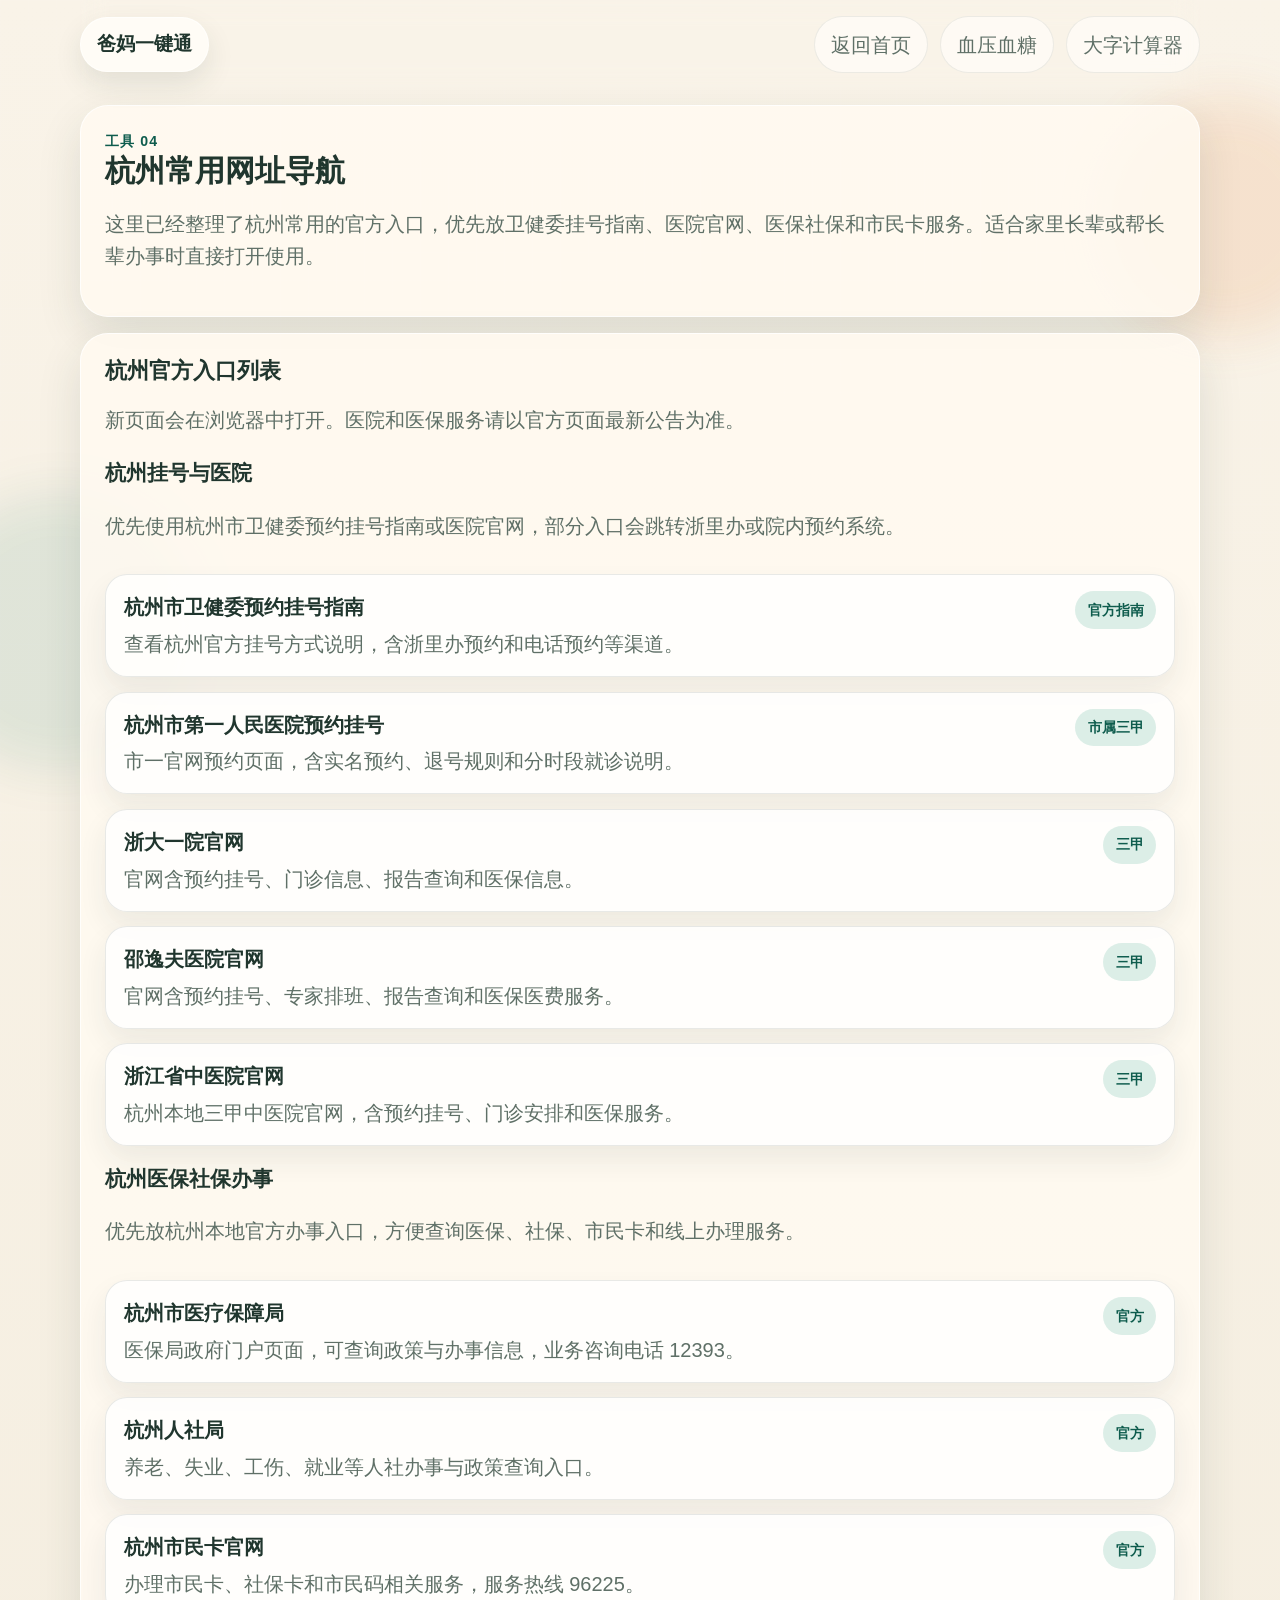
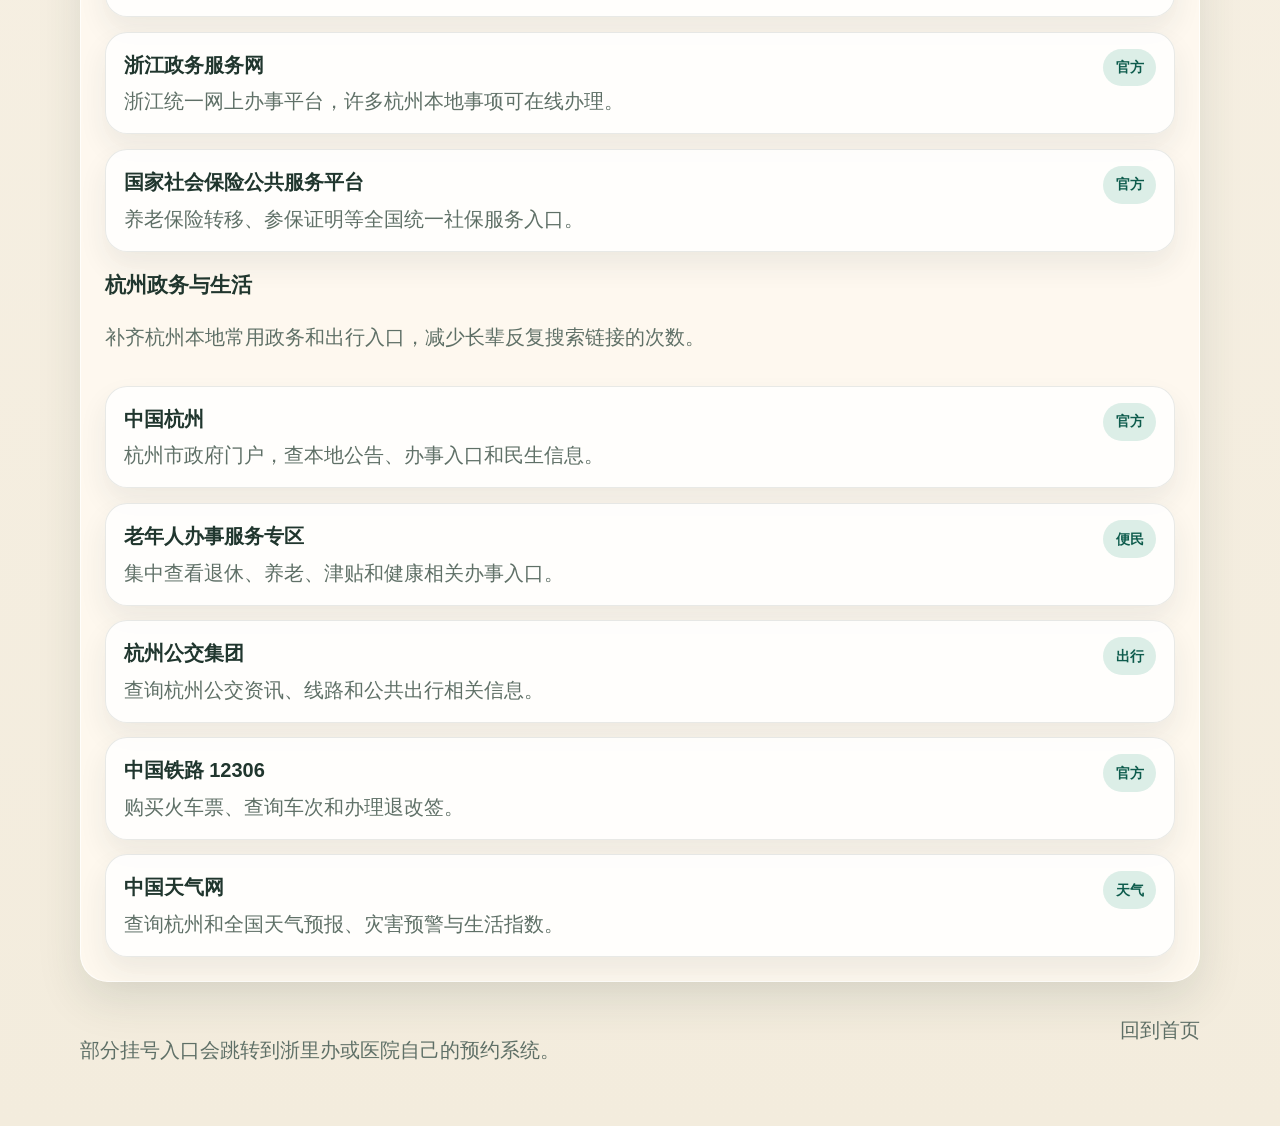
<file: pages/nav.html>
<!DOCTYPE html>
<html lang="zh-CN">
  <head>
    <meta charset="UTF-8" />
    <meta name="viewport" content="width=device-width, initial-scale=1.0" />
    <title>杭州常用网址导航</title>
    <meta name="description" content="适老化大字版杭州常用网址导航，汇总杭州挂号、医保、社保、政务、生活和出行相关官方入口。"/>
    <link rel="stylesheet" href="../assets/styles.css" />
    <script defer src="../assets/site.js"></script>
    <script defer src="../assets/nav.js"></script>
  </head>
  <body>
    <div class="background-orb orb-1"></div>
    <div class="background-orb orb-2"></div>

    <header class="site-header">
      <a class="site-mark" href="../index.html">爸妈一键通</a>
      <nav class="top-nav" aria-label="页面导航">
        <a href="../index.html">返回首页</a>
        <a href="./health.html">血压血糖</a>
        <a href="./calculator.html">大字计算器</a>
      </nav>
    </header>

    <main class="page-shell">
      <section class="panel intro-panel" data-reveal>
        <p class="eyebrow">工具 04</p>
        <h1 class="page-title">杭州常用网址导航</h1>
        <p class="section-note">
          这里已经整理了杭州常用的官方入口，优先放卫健委挂号指南、医院官网、医保社保和市民卡服务。适合家里长辈或帮长辈办事时直接打开使用。
        </p>
      </section>

      <section class="panel" data-reveal>
        <div class="section-head">
          <div>
            <h2 class="section-title small">杭州官方入口列表</h2>
            <p class="section-note">新页面会在浏览器中打开。医院和医保服务请以官方页面最新公告为准。</p>
          </div>
        </div>

        <div id="nav-sections" class="nav-sections"></div>
      </section>
    </main>

    <footer class="site-footer">
      <p>部分挂号入口会跳转到浙里办或医院自己的预约系统。</p>
      <a href="../index.html">回到首页</a>
    </footer>
  </body>
</html>
</file>
<file: assets/styles.css>
:root {
  color-scheme: only light;
  --bg: #f3ecdd;
  --surface: rgba(255, 250, 241, 0.88);
  --surface-strong: #fffdf8;
  --line: rgba(30, 55, 47, 0.14);
  --ink: #20362e;
  --muted: #5f7067;
  --accent: #1f7b68;
  --accent-strong: #0e5c4d;
  --accent-soft: #dceee7;
  --sun: #e78d4c;
  --sun-soft: #ffe1cb;
  --shadow: 0 18px 45px rgba(32, 54, 46, 0.12);
  --radius-xl: 28px;
  --radius-lg: 22px;
  --radius-md: 16px;
  --site-width: min(1120px, calc(100vw - 2rem));
}

* {
  box-sizing: border-box;
}

html {
  scroll-behavior: smooth;
}

body {
  margin: 0;
  min-height: 100vh;
  font-family: "PingFang SC", "Hiragino Sans GB", "Microsoft YaHei", sans-serif;
  font-size: 20px;
  line-height: 1.6;
  color: var(--ink);
  background:
    radial-gradient(circle at 12% 18%, rgba(231, 141, 76, 0.18), transparent 0 22rem),
    radial-gradient(circle at 88% 10%, rgba(31, 123, 104, 0.12), transparent 0 24rem),
    linear-gradient(180deg, #f9f3e8 0%, var(--bg) 100%);
}

body::before {
  content: "";
  position: fixed;
  inset: 0;
  background-image:
    linear-gradient(rgba(255, 255, 255, 0.18) 1px, transparent 1px),
    linear-gradient(90deg, rgba(255, 255, 255, 0.18) 1px, transparent 1px);
  background-size: 28px 28px;
  opacity: 0.24;
  pointer-events: none;
  z-index: -2;
}

a {
  color: inherit;
  text-decoration: none;
}

button,
input,
textarea {
  font: inherit;
  color: inherit;
}

button {
  cursor: pointer;
}

.background-orb {
  position: fixed;
  border-radius: 999px;
  filter: blur(24px);
  pointer-events: none;
  z-index: -1;
  opacity: 0.58;
}

.orb-1 {
  width: 240px;
  height: 240px;
  top: 6rem;
  right: -4rem;
  background: rgba(231, 141, 76, 0.28);
}

.orb-2 {
  width: 280px;
  height: 280px;
  bottom: 8rem;
  left: -5rem;
  background: rgba(31, 123, 104, 0.18);
}

.site-header {
  width: var(--site-width);
  margin: 0 auto;
  padding: 1rem 0;
  display: flex;
  align-items: center;
  justify-content: space-between;
  gap: 1rem;
  position: sticky;
  top: 0;
  z-index: 20;
  backdrop-filter: blur(12px);
}

.site-mark {
  display: inline-flex;
  align-items: center;
  gap: 0.5rem;
  font-family: "Songti SC", "STSong", "Noto Serif SC", serif;
  font-size: 1.2rem;
  font-weight: 700;
  padding: 0.7rem 1rem;
  border-radius: 999px;
  background: rgba(255, 253, 248, 0.9);
  border: 1px solid rgba(255, 255, 255, 0.6);
  box-shadow: 0 12px 28px rgba(32, 54, 46, 0.1);
}

.top-nav {
  display: flex;
  align-items: center;
  gap: 0.75rem;
  flex-wrap: wrap;
}

.top-nav a {
  padding: 0.72rem 1rem;
  border-radius: 999px;
  background: rgba(255, 253, 248, 0.72);
  border: 1px solid rgba(32, 54, 46, 0.08);
  color: var(--muted);
  transition: transform 180ms ease, background-color 180ms ease, color 180ms ease;
}

.top-nav a:hover,
.top-nav a:focus-visible {
  background: var(--accent-soft);
  color: var(--accent-strong);
  transform: translateY(-1px);
}

.page-shell {
  width: var(--site-width);
  margin: 1rem auto 0;
}

.home-shell {
  display: grid;
  gap: 1.6rem;
}

.section-block {
  display: grid;
  gap: 1rem;
}

.panel {
  padding: 1.5rem;
  border-radius: var(--radius-xl);
  background: var(--surface);
  border: 1px solid rgba(255, 255, 255, 0.72);
  box-shadow: var(--shadow);
}

.hero-panel {
  display: grid;
  grid-template-columns: minmax(0, 1.2fr) minmax(320px, 0.8fr);
  gap: 1.4rem;
  align-items: stretch;
}

.hero-copy h1,
.page-title,
.section-title {
  margin: 0;
  font-family: "Songti SC", "STSong", "Noto Serif SC", serif;
  line-height: 1.18;
}

.hero-copy h1 {
  font-size: clamp(2rem, 4vw, 3.65rem);
  margin-top: 0.3rem;
}

.hero-text,
.section-note {
  color: var(--muted);
}

.hero-support {
  margin: 0.8rem 0 0;
  color: var(--ink);
  font-weight: 600;
}

.hero-badges {
  display: flex;
  gap: 0.7rem;
  flex-wrap: wrap;
  margin-top: 1rem;
}

.info-pill {
  display: inline-flex;
  align-items: center;
  min-height: 42px;
  padding: 0.45rem 0.9rem;
  border-radius: 999px;
  background: rgba(255, 255, 255, 0.74);
  border: 1px solid rgba(32, 54, 46, 0.08);
  color: var(--accent-strong);
  font-size: 0.92rem;
  font-weight: 700;
}

.eyebrow {
  margin: 0;
  color: var(--accent-strong);
  font-weight: 700;
  letter-spacing: 0.08em;
  text-transform: uppercase;
  font-size: 0.88rem;
}

.hero-actions,
.form-actions {
  display: flex;
  gap: 0.85rem;
  flex-wrap: wrap;
  margin-top: 1.3rem;
}

.button {
  display: inline-flex;
  align-items: center;
  justify-content: center;
  min-height: 58px;
  padding: 0.8rem 1.2rem;
  border-radius: 18px;
  border: 0;
  font-weight: 700;
  transition: transform 180ms ease, box-shadow 180ms ease, background-color 180ms ease;
}

.button:hover,
.button:focus-visible {
  transform: translateY(-1px);
}

.button-primary {
  background: linear-gradient(135deg, var(--accent) 0%, var(--accent-strong) 100%);
  color: #fff;
  box-shadow: 0 14px 24px rgba(15, 92, 77, 0.22);
}

.button-secondary {
  background: rgba(255, 255, 255, 0.7);
  color: var(--ink);
  border: 1px solid rgba(32, 54, 46, 0.08);
}

.button-ghost {
  background: transparent;
  color: var(--accent-strong);
  border: 1px solid rgba(15, 92, 77, 0.18);
}

.hero-side {
  display: grid;
  gap: 1rem;
}

.highlight-card {
  padding: 1.3rem;
  border-radius: 24px;
  background:
    linear-gradient(160deg, rgba(255, 255, 255, 0.92) 0%, rgba(255, 245, 236, 0.98) 100%);
  border: 1px solid rgba(231, 141, 76, 0.22);
}

.highlight-label,
.card-kicker {
  margin: 0 0 0.35rem;
  color: var(--sun);
  font-weight: 700;
  letter-spacing: 0.08em;
}

.highlight-value {
  margin: 0;
  font-family: "Songti SC", "STSong", "Noto Serif SC", serif;
  font-size: 1.8rem;
  font-weight: 700;
}

.highlight-note {
  margin: 0.5rem 0 0;
  color: var(--muted);
}

.highlight-grid,
.principle-grid,
.tool-grid,
.stat-grid {
  display: grid;
  gap: 1rem;
}

.highlight-grid {
  grid-template-columns: repeat(2, minmax(0, 1fr));
}

.mini-card {
  padding: 1rem;
  border-radius: 20px;
  background: rgba(255, 255, 255, 0.72);
  border: 1px solid rgba(32, 54, 46, 0.08);
}

.mini-card-title {
  display: block;
  font-weight: 700;
}

.mini-card-text {
  display: block;
  color: var(--muted);
  margin-top: 0.25rem;
}

.section-head {
  display: flex;
  align-items: flex-end;
  justify-content: space-between;
  gap: 1rem;
  flex-wrap: wrap;
}

.section-title {
  font-size: clamp(1.5rem, 2vw, 2.2rem);
}

.section-title.small {
  font-size: 1.4rem;
}

.showcase-panel {
  display: grid;
  gap: 1.1rem;
  background:
    radial-gradient(circle at top right, rgba(231, 141, 76, 0.16), transparent 0 16rem),
    linear-gradient(180deg, rgba(255, 253, 248, 0.92) 0%, rgba(244, 238, 227, 0.92) 100%);
}

.showcase-head {
  display: flex;
  justify-content: space-between;
  gap: 1rem;
  align-items: flex-end;
  flex-wrap: wrap;
}

.showcase-grid {
  display: grid;
  grid-template-columns: repeat(4, minmax(0, 1fr));
  gap: 1rem;
}

.showcase-card {
  padding: 1.15rem;
  border-radius: 24px;
  background: rgba(255, 255, 255, 0.84);
  border: 1px solid rgba(32, 54, 46, 0.08);
  box-shadow: 0 16px 34px rgba(32, 54, 46, 0.08);
}

.showcase-card strong {
  display: block;
  margin-top: 0.5rem;
  font-size: 1.15rem;
  line-height: 1.4;
}

.showcase-card p {
  margin: 0.6rem 0 0;
  color: var(--muted);
}

.showcase-tag {
  display: inline-flex;
  align-items: center;
  padding: 0.38rem 0.7rem;
  border-radius: 999px;
  background: var(--sun-soft);
  color: #98531a;
  font-size: 0.85rem;
  font-weight: 700;
}

.tool-grid {
  grid-template-columns: repeat(2, minmax(0, 1fr));
}

.tool-card {
  display: flex;
  flex-direction: column;
  gap: 0.25rem;
  position: relative;
  overflow: hidden;
}

.tool-card::before {
  content: "";
  display: block;
  width: 96px;
  height: 6px;
  border-radius: 999px;
  background: linear-gradient(90deg, var(--sun) 0%, var(--accent) 100%);
  margin-bottom: 0.2rem;
}

.tool-card h3,
.principle-card h3,
.link-group-title {
  margin: 0.3rem 0 0.4rem;
  font-size: 1.3rem;
}

.tool-card p,
.principle-card p {
  margin: 0;
}

.feature-list {
  margin: 1rem 0 1.2rem;
  padding-left: 1.2rem;
  color: var(--muted);
}

.feature-list li + li {
  margin-top: 0.3rem;
}

.principle-grid,
.stat-grid {
  grid-template-columns: repeat(2, minmax(0, 1fr));
}

.contact-panel {
  display: flex;
  align-items: center;
  justify-content: space-between;
  gap: 1rem;
}

.contact-placeholder {
  display: grid;
  gap: 0.7rem;
  min-width: 320px;
  padding: 1.15rem 1.25rem;
  border-radius: 24px;
  background:
    linear-gradient(135deg, rgba(220, 238, 231, 0.96) 0%, rgba(255, 255, 255, 0.96) 100%);
  color: var(--accent-strong);
  border: 1px solid rgba(31, 123, 104, 0.12);
}

.contact-row {
  display: grid;
  gap: 0.18rem;
}

.contact-value-row {
  display: flex;
  align-items: center;
  gap: 0.75rem;
  flex-wrap: wrap;
}

.contact-placeholder strong,
.contact-link {
  font-size: 1.08rem;
  font-weight: 700;
  color: var(--accent-strong);
  word-break: break-all;
}

.copy-button {
  min-height: 44px;
  padding: 0.58rem 0.9rem;
  border-radius: 14px;
  border: 1px solid rgba(31, 123, 104, 0.16);
  background: rgba(255, 255, 255, 0.84);
  color: var(--accent-strong);
  font-weight: 700;
}

.copy-button:hover,
.copy-button:focus-visible {
  background: #fff;
}

.copy-status {
  min-height: 1.2em;
  color: var(--muted);
  font-size: 0.88rem;
}

.contact-label {
  color: var(--muted);
  font-size: 0.92rem;
}

.contact-link {
  text-decoration: underline;
  text-decoration-thickness: 1px;
  text-underline-offset: 0.18em;
}

.contact-tip {
  color: var(--muted);
  font-size: 0.92rem;
}

.intro-panel {
  margin-bottom: 1rem;
}

.tool-layout,
.calculator-layout {
  display: grid;
  gap: 1rem;
}

.tool-layout {
  grid-template-columns: minmax(0, 0.95fr) minmax(0, 1.05fr);
}

.calculator-layout {
  grid-template-columns: minmax(0, 1fr) minmax(300px, 0.7fr);
}

.form-grid {
  display: grid;
  gap: 1rem;
}

.field span {
  display: block;
  margin-bottom: 0.45rem;
  font-weight: 700;
}

.field-full {
  grid-column: 1 / -1;
}

input,
textarea {
  width: 100%;
  border-radius: var(--radius-md);
  border: 1px solid rgba(32, 54, 46, 0.12);
  background: rgba(255, 255, 255, 0.82);
  min-height: 58px;
  padding: 0.85rem 1rem;
  outline: none;
  transition: border-color 180ms ease, box-shadow 180ms ease, background-color 180ms ease;
}

textarea {
  min-height: 118px;
  resize: vertical;
}

input:focus,
textarea:focus {
  border-color: rgba(31, 123, 104, 0.52);
  box-shadow: 0 0 0 4px rgba(31, 123, 104, 0.14);
  background: #fff;
}

.list-stack,
.nav-sections {
  display: grid;
  gap: 1rem;
}

.list-card,
.link-card {
  border-radius: 22px;
  border: 1px solid rgba(32, 54, 46, 0.1);
  background: rgba(255, 255, 255, 0.8);
  box-shadow: 0 14px 28px rgba(32, 54, 46, 0.08);
}

.list-card {
  padding: 1rem 1.1rem;
}

.list-card-head {
  display: flex;
  justify-content: space-between;
  gap: 1rem;
  align-items: flex-start;
}

.item-title {
  margin: 0;
  font-weight: 700;
  font-size: 1.15rem;
}

.item-meta {
  margin: 0.3rem 0 0;
  color: var(--accent-strong);
  font-weight: 700;
}

.item-note {
  margin: 0.85rem 0 0;
  color: var(--muted);
}

.inline-actions {
  display: flex;
  gap: 0.8rem;
  flex-wrap: wrap;
  margin-top: 0.9rem;
}

.text-button {
  border: 0;
  background: var(--sun-soft);
  color: #8b4b17;
  padding: 0.65rem 0.9rem;
  border-radius: 14px;
  font-weight: 700;
}

.empty-state {
  padding: 1.4rem;
  border-radius: 20px;
  border: 1px dashed rgba(32, 54, 46, 0.18);
  text-align: center;
  color: var(--muted);
  background: rgba(255, 255, 255, 0.48);
}

.stat-panel {
  background:
    linear-gradient(135deg, rgba(220, 238, 231, 0.92) 0%, rgba(255, 255, 255, 0.88) 100%);
}

.stat-label {
  margin: 0;
  color: var(--muted);
}

.stat-value {
  margin: 0.3rem 0 0;
  font-family: "Songti SC", "STSong", "Noto Serif SC", serif;
  font-size: 1.75rem;
  font-weight: 700;
}

.display-panel {
  padding: 1.25rem;
  border-radius: 24px;
  background: linear-gradient(160deg, #17362f 0%, #225245 100%);
  color: #fff;
  box-shadow: inset 0 1px 0 rgba(255, 255, 255, 0.08);
}

.display-sub {
  margin: 0;
  color: rgba(255, 255, 255, 0.78);
}

.display-main {
  margin-top: 0.55rem;
  font-size: clamp(2.2rem, 5vw, 3.4rem);
  font-weight: 700;
  letter-spacing: 0.04em;
  word-break: break-all;
  text-align: right;
}

.calc-grid {
  display: grid;
  grid-template-columns: repeat(4, minmax(0, 1fr));
  gap: 0.8rem;
  margin-top: 1rem;
}

.calc-button {
  min-height: 82px;
  border: 0;
  border-radius: 22px;
  background: rgba(255, 255, 255, 0.9);
  box-shadow: 0 14px 28px rgba(32, 54, 46, 0.08);
  font-size: 1.35rem;
  font-weight: 700;
}

.calc-button-operator {
  background: rgba(220, 238, 231, 0.92);
  color: var(--accent-strong);
}

.calc-button-danger {
  background: rgba(255, 226, 214, 0.94);
  color: #9b4315;
}

.calc-button-equals {
  grid-row: span 2;
  background: linear-gradient(180deg, var(--sun) 0%, #cf7130 100%);
  color: #fff;
}

.calc-button-zero {
  grid-column: span 2;
}

.notice-box {
  margin-top: 1rem;
  padding: 1rem;
  border-radius: 18px;
  background: rgba(231, 141, 76, 0.12);
  color: #87460f;
}

.link-group {
  display: grid;
  gap: 0.8rem;
}

.link-group-head {
  display: flex;
  justify-content: space-between;
  gap: 1rem;
  align-items: center;
  flex-wrap: wrap;
}

.link-group-title {
  margin: 0;
}

.link-list {
  display: grid;
  gap: 0.9rem;
}

.link-card {
  display: flex;
  justify-content: space-between;
  align-items: flex-start;
  gap: 1rem;
  padding: 1rem 1.1rem;
  transition: transform 180ms ease, box-shadow 180ms ease, border-color 180ms ease;
}

.link-card:hover,
.link-card:focus-visible {
  transform: translateY(-2px);
  border-color: rgba(31, 123, 104, 0.22);
  box-shadow: 0 18px 32px rgba(32, 54, 46, 0.12);
}

.link-name {
  margin: 0;
  font-weight: 700;
}

.link-desc {
  margin: 0.3rem 0 0;
  color: var(--muted);
}

.link-tag {
  display: inline-flex;
  align-items: center;
  justify-content: center;
  padding: 0.48rem 0.78rem;
  border-radius: 999px;
  background: var(--accent-soft);
  color: var(--accent-strong);
  font-size: 0.88rem;
  font-weight: 700;
  white-space: nowrap;
}

.site-footer {
  width: var(--site-width);
  margin: 2rem auto 1.5rem;
  padding-bottom: 1rem;
  display: flex;
  justify-content: space-between;
  gap: 1rem;
  flex-wrap: wrap;
  color: var(--muted);
}

[data-reveal] {
  opacity: 0;
  transform: translateY(28px);
  transition:
    opacity 480ms ease,
    transform 480ms ease;
  transition-delay: var(--delay, 0ms);
}

[data-reveal].is-visible {
  opacity: 1;
  transform: translateY(0);
}

@media (max-width: 960px) {
  body {
    font-size: 18px;
  }

  .hero-panel,
  .tool-layout,
  .calculator-layout,
  .contact-panel,
  .showcase-grid,
  .tool-grid,
  .principle-grid,
  .stat-grid {
    grid-template-columns: 1fr;
  }
}

@media (max-width: 720px) {
  .site-header {
    position: static;
  }

  .top-nav {
    display: none;
  }

  .panel {
    padding: 1.2rem;
  }

  .hero-actions,
  .form-actions,
  .site-footer {
    flex-direction: column;
  }

  .button {
    width: 100%;
  }

  .highlight-grid {
    grid-template-columns: 1fr;
  }

  .calc-button {
    min-height: 74px;
  }

  .contact-placeholder {
    min-width: 0;
  }
}

@media (prefers-reduced-motion: reduce) {
  html {
    scroll-behavior: auto;
  }

  *,
  *::before,
  *::after {
    animation: none !important;
    transition: none !important;
  }

  [data-reveal] {
    opacity: 1;
    transform: none;
  }
}
</file>
